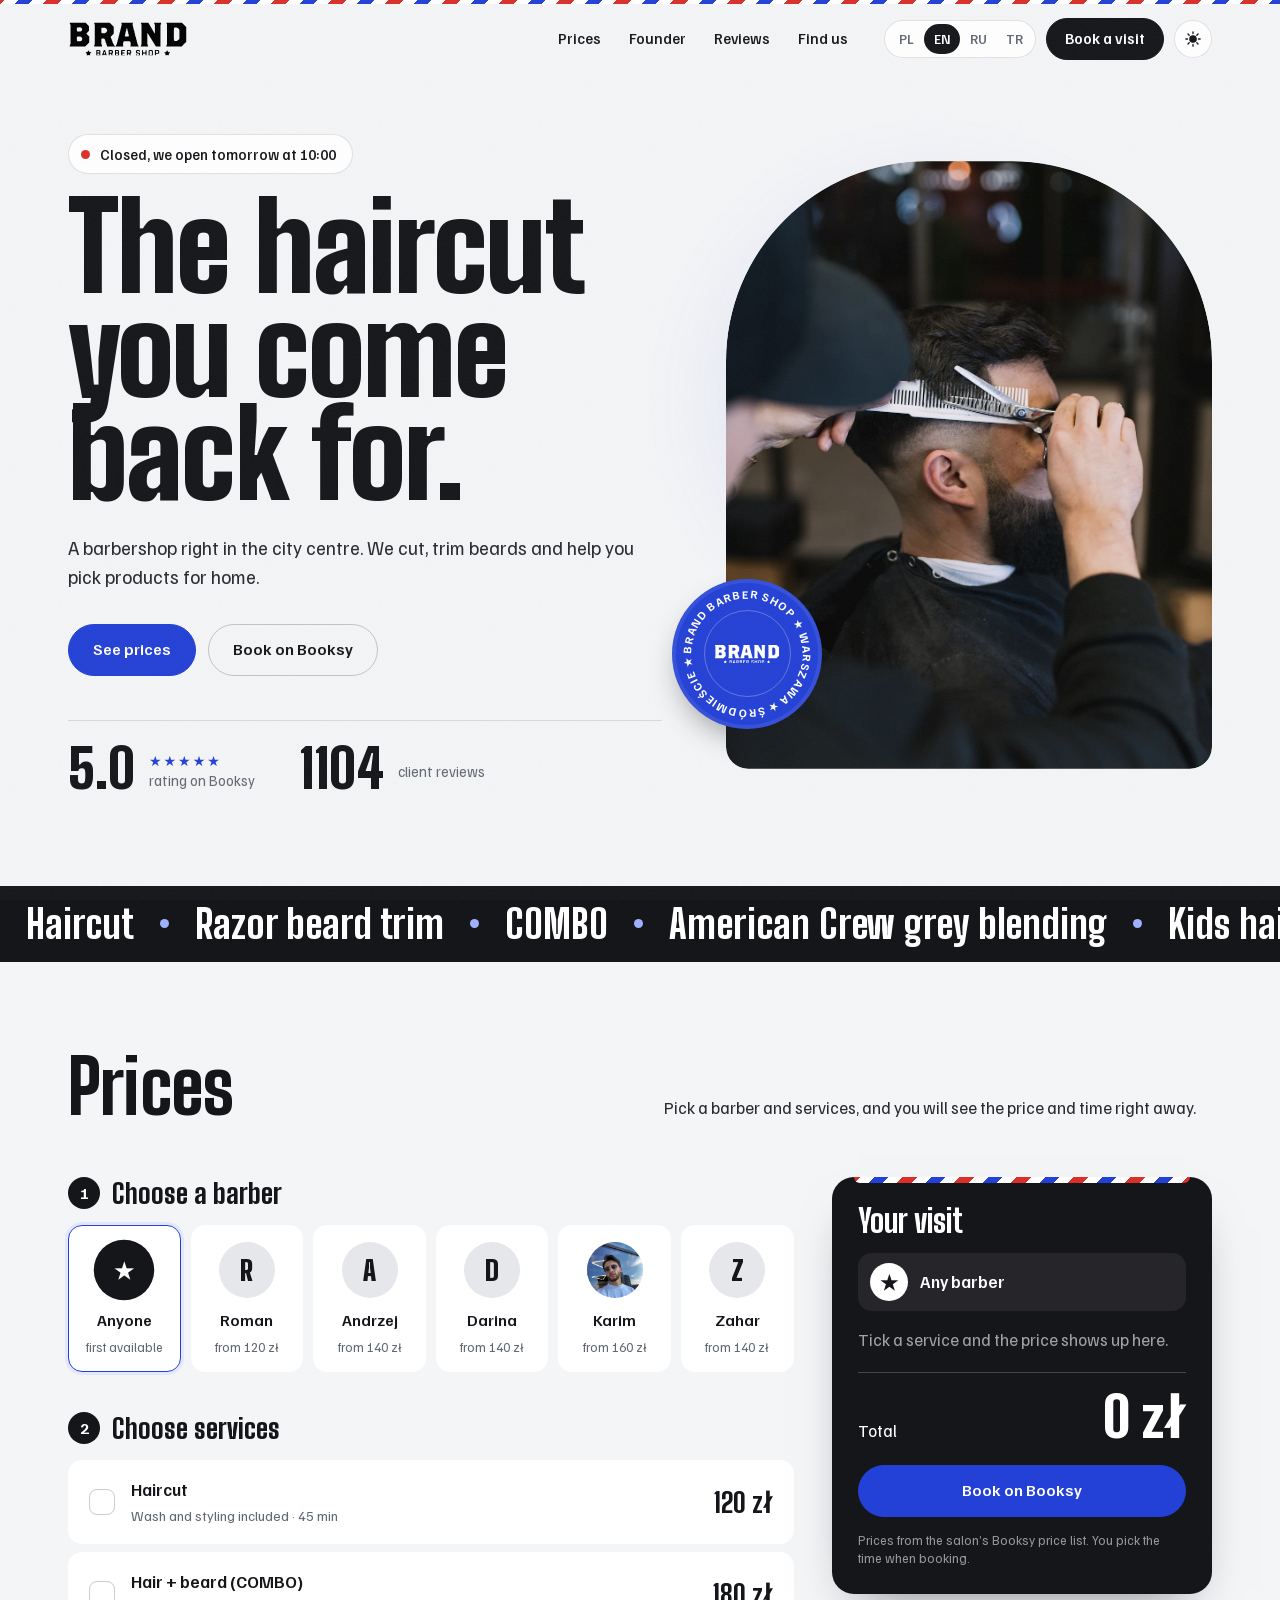
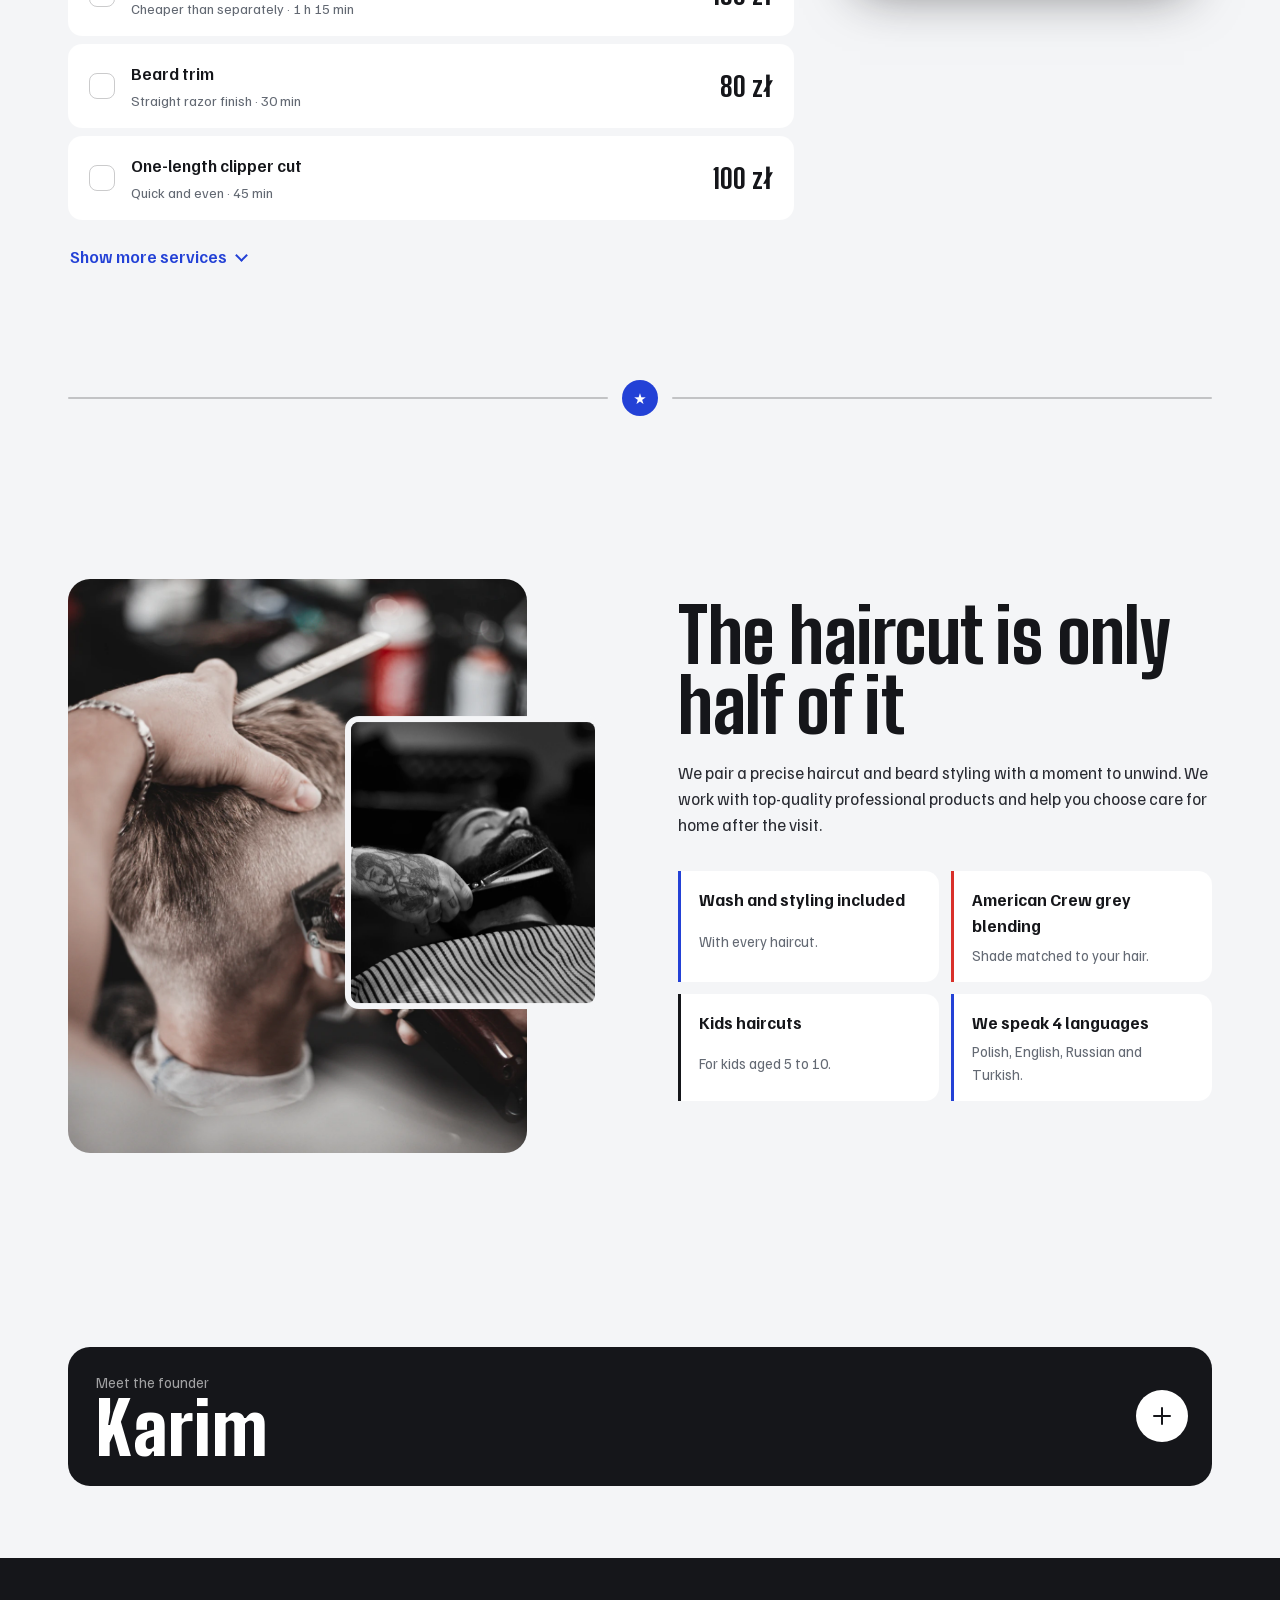
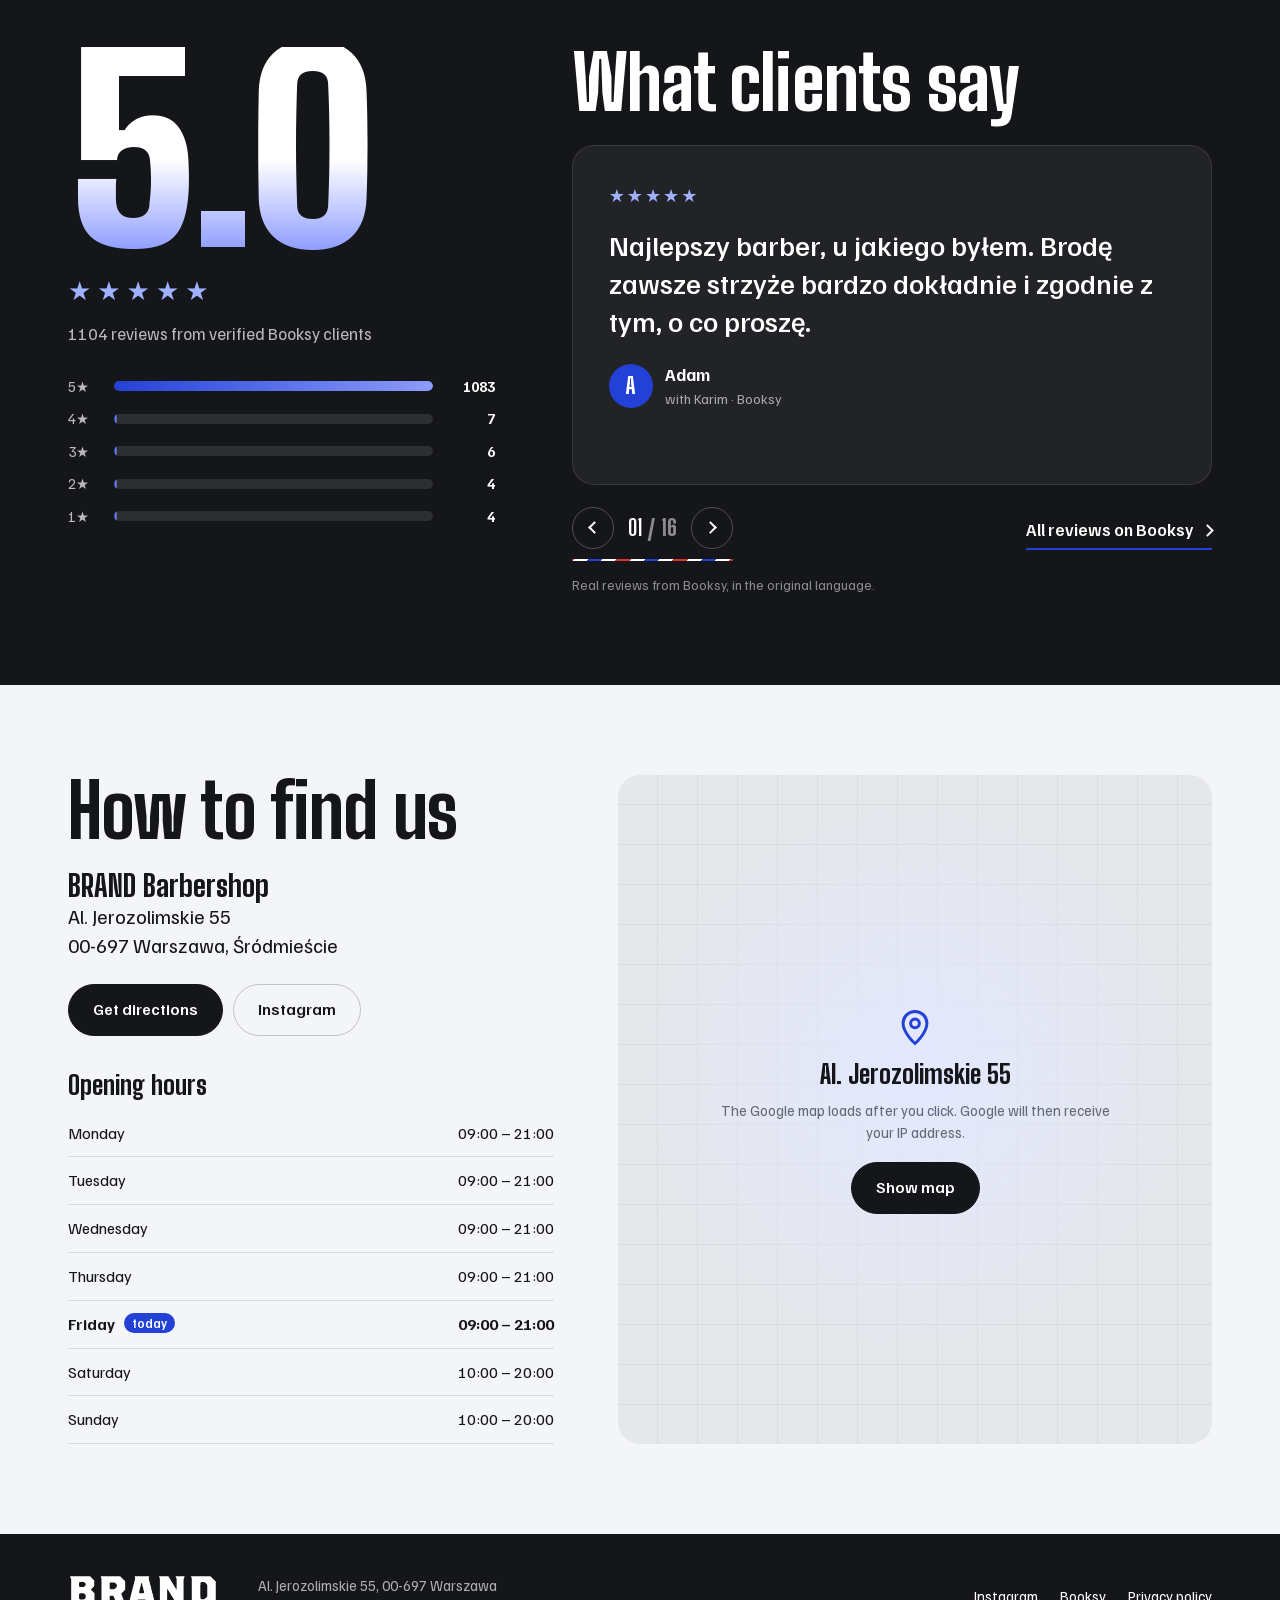
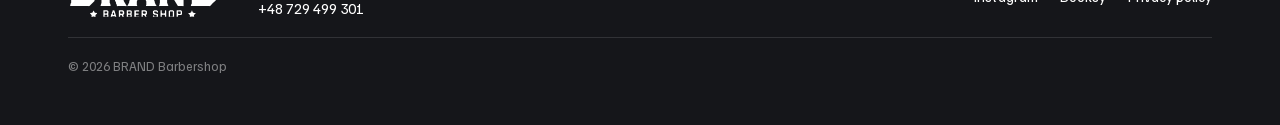
<file: index.html>
<!doctype html>
<html lang="pl">
<head>
  <meta charset="utf-8">
  <meta name="viewport" content="width=device-width, initial-scale=1">
  <title>BRAND Barbershop · Warszawa, Al. Jerozolimskie 55</title>
  <meta name="description" content="Barbershop w Śródmieściu. Strzyżenie włosów, broda, COMBO i odsiwianie. Policz cenę wizyty i zarezerwuj termin na Booksy.">
  <meta name="robots" content="noindex, nofollow">
  <meta name="theme-color" content="#15161a">
  <link rel="icon" href="assets/favicon.svg" type="image/svg+xml">
  <link rel="preload" href="assets/fonts/big-shoulders-latin.woff2" as="font" type="font/woff2" crossorigin>
  <link rel="preload" href="assets/fonts/familjen-latin.woff2" as="font" type="font/woff2" crossorigin>
  <link rel="stylesheet" href="css/style.css?v=18">
  <script>try{if(localStorage.getItem('brand.theme')==='dark')document.documentElement.dataset.theme='dark'}catch(e){}</script>
</head>
<body>
  <div class="intro" id="intro" aria-hidden="true">
    <div class="intro__in">
      <b class="intro__word"><span style="--i:0">B</span><span style="--i:1">R</span><span style="--i:2">A</span><span style="--i:3">N</span><span style="--i:4">D</span></b>
      <small class="intro__sub">★ Barber shop ★</small>
      <span class="intro__line"></span>
    </div>
  </div>
  <a class="skip" href="#main" data-i18n="ui.skip">Przejdź do treści</a>
  <div class="pole" aria-hidden="true"><i id="progress"></i></div>

  <header class="topbar" id="topbar">
    <div class="topbar__inner">
      <a class="logo" href="#top" aria-label="BRAND Barbershop">
        <img src="assets/wordmark.svg" alt="" width="120" height="37">
      </a>

      <nav class="nav" id="nav" aria-label="Menu">
        <a href="#cennik" data-i18n="nav.prices">Cennik</a>
        <a href="#zalozyciel" data-i18n="nav.founder">Założyciel</a>
        <a href="#opinie" data-i18n="nav.reviews">Opinie</a>
        <a href="#kontakt" data-i18n="nav.visit">Dojazd</a>
      </nav>

      <div class="topbar__tools">
        <div class="langs" role="group" aria-label="Język / Language">
          <button type="button" data-lang="pl">PL</button>
          <button type="button" data-lang="en">EN</button>
          <button type="button" data-lang="ru">RU</button>
          <button type="button" data-lang="tr">TR</button>
        </div>
        <a class="btn btn--dark btn--sm topbar__book" href="#cennik" data-i18n="ui.book">Umów wizytę</a>
        <button class="theme" id="themeBtn" type="button" data-i18n-aria="ui.theme" aria-label="Zmień motyw">
          <svg class="theme__sun" viewBox="0 0 24 24" aria-hidden="true"><circle cx="12" cy="12" r="4.2"/><path d="M12 2.5v2.2M12 19.3v2.2M2.5 12h2.2M19.3 12h2.2M5.3 5.3l1.6 1.6M17.1 17.1l1.6 1.6M5.3 18.7l1.6-1.6M17.1 6.9l1.6-1.6"/></svg>
          <svg class="theme__moon" viewBox="0 0 24 24" aria-hidden="true"><path d="M20 14.6A8.2 8.2 0 0 1 9.4 4a8.2 8.2 0 1 0 10.6 10.6Z"/></svg>
        </button>
        <button class="burger" id="burger" type="button" aria-controls="mmenu" aria-expanded="false" aria-label="Menu">
          <span></span><span></span>
        </button>
      </div>
    </div>
  </header>

  <div class="mm" id="mmenu" aria-hidden="true" inert>
    <nav class="mm__links" aria-label="Menu">
      <a href="#top" style="--i:0"><span data-i18n="nav.home">Strona główna</span><svg class="mm__arrow" viewBox="0 0 24 24" aria-hidden="true"><path d="M7 17 17 7M9 7h8v8"/></svg></a>
      <a href="#cennik" style="--i:1"><span data-i18n="nav.prices">Cennik</span><svg class="mm__arrow" viewBox="0 0 24 24" aria-hidden="true"><path d="M7 17 17 7M9 7h8v8"/></svg></a>
      <a href="#zalozyciel" style="--i:2"><span data-i18n="nav.founder">Założyciel</span><svg class="mm__arrow" viewBox="0 0 24 24" aria-hidden="true"><path d="M7 17 17 7M9 7h8v8"/></svg></a>
      <a href="#opinie" style="--i:3"><span data-i18n="nav.reviews">Opinie</span><svg class="mm__arrow" viewBox="0 0 24 24" aria-hidden="true"><path d="M7 17 17 7M9 7h8v8"/></svg></a>
      <a href="#kontakt" style="--i:4"><span data-i18n="nav.visit">Dojazd</span><svg class="mm__arrow" viewBox="0 0 24 24" aria-hidden="true"><path d="M7 17 17 7M9 7h8v8"/></svg></a>
    </nav>
    <div class="mm__extra">
      <p class="mm__status" id="mmStatus"></p>
      <a class="btn btn--accent btn--block" id="mmBook" href="#" target="_blank" rel="noopener" data-i18n="ui.booksy">Rezerwuj na Booksy</a>
      <div class="mm__social">
        <a href="https://www.instagram.com/barbershop_brand/" target="_blank" rel="noopener">
          <svg viewBox="0 0 24 24" aria-hidden="true"><path d="M4 8.5A2.5 2.5 0 0 1 6.5 6h1.8l1.4-2h4.6l1.4 2h1.8A2.5 2.5 0 0 1 20 8.5v9a2.5 2.5 0 0 1-2.5 2.5h-11A2.5 2.5 0 0 1 4 17.5Z"/><circle cx="12" cy="13" r="3.6"/></svg>
          <span>Instagram</span>
        </a>
        <a id="mmBooksy" href="#" target="_blank" rel="noopener">
          <svg viewBox="0 0 24 24" aria-hidden="true"><rect x="3.5" y="5" width="17" height="15.5" rx="3"/><path d="M3.5 10h17M8 3v4M16 3v4M9 15l2 2 4-4"/></svg>
          <span>Booksy</span>
        </a>
        <a href="https://www.google.com/maps/dir/?api=1&amp;destination=Aleje+Jerozolimskie+55,+00-697+Warszawa" target="_blank" rel="noopener">
          <svg viewBox="0 0 24 24" aria-hidden="true"><path d="M12 21s-6.5-5.6-6.5-11a6.5 6.5 0 0 1 13 0c0 5.4-6.5 11-6.5 11Z"/><circle cx="12" cy="10" r="2.4"/></svg>
          <span data-i18n="menu.map">Mapa</span>
        </a>
        <a href="tel:+48729499301">
          <svg viewBox="0 0 24 24" aria-hidden="true"><path d="M6.6 3.5h2.6l1.5 4-2 1.3a11 11 0 0 0 6.5 6.5l1.3-2 4 1.5v2.6a2 2 0 0 1-2.2 2A16.5 16.5 0 0 1 4.6 5.7a2 2 0 0 1 2-2.2Z"/></svg>
          <span data-i18n="menu.call">Zadzwoń</span>
        </a>
      </div>
      <p class="mm__addr">Al. Jerozolimskie 55, Warszawa</p>
      <img class="mm__mark" src="assets/wordmark.svg" alt="" aria-hidden="true">
    </div>
  </div>

  <main id="main">
    <section class="hero" id="top">
      <div class="hero__text">
        <p class="status" id="status"><i></i><span></span></p>
        <h1 class="hero__title" data-i18n="hero.title">Strzyżenie, po&nbsp;które się wraca.</h1>
        <p class="hero__lead" data-i18n="hero.lead">Barbershop w&nbsp;samym Śródmieściu. Strzyżemy, trymujemy brody i&nbsp;dobieramy kosmetyki do&nbsp;domu.</p>
        <div class="hero__cta">
          <a class="btn btn--accent" href="#cennik" data-i18n="hero.calc">Sprawdź ceny</a>
          <a class="btn btn--ghost" id="heroBooksy" href="#" target="_blank" rel="noopener" data-i18n="ui.booksy">Rezerwuj na Booksy</a>
        </div>
        <dl class="hero__facts">
          <div class="fact">
            <dt><b class="fact__big" data-count="5" data-decimals="1">5.0</b></dt>
            <dd><span class="stars" aria-hidden="true">★★★★★</span><span data-i18n="hero.rating">ocena na Booksy</span></dd>
          </div>
          <div class="fact">
            <dt><b class="fact__big" data-count="1104">1104</b></dt>
            <dd data-i18n="hero.reviews">opinii klientów</dd>
          </div>
        </dl>
      </div>

      <figure class="hero__media">
        <img src="assets/hero.webp" alt="" data-i18n-alt="hero.alt" width="1100" height="1375" fetchpriority="high">
        <div class="stamp" aria-hidden="true">
          <svg class="stamp__ring" viewBox="0 0 200 200">
            <defs><path id="ring" d="M100 100m-74 0a74 74 0 1 1 148 0a74 74 0 1 1-148 0"/></defs>
            <text><textPath href="#ring" textLength="462">BRAND BARBER SHOP ★ WARSZAWA ★ ŚRÓDMIEŚCIE ★</textPath></text>
          </svg>
          <span class="stamp__core"><img src="assets/wordmark.svg" alt=""></span>
        </div>
      </figure>
    </section>

    <div class="ticker" aria-hidden="true">
      <div class="ticker__track" id="ticker"></div>
    </div>

    <section class="section calc" id="cennik">
      <div class="section__head">
        <h2 class="h2"><span data-i18n="calc.title">Cennik</span></h2>
        <p class="section__lead" data-i18n="calc.lead">Wybierz barbera i&nbsp;usługi, a&nbsp;od razu zobaczysz cenę i&nbsp;czas wizyty.</p>
      </div>

      <div class="calc__grid">
        <div class="calc__main">
          <div class="step">
            <h3 class="step__title"><b>1</b><span data-i18n="calc.step1">Wybierz barbera</span></h3>
            <div class="barbers" id="barbers" role="radiogroup" data-i18n-aria="calc.step1"></div>
          </div>

          <div class="step">
            <h3 class="step__title"><b>2</b><span data-i18n="calc.step2">Wybierz usługi</span></h3>
            <div class="services" id="services"></div>
            <div class="more" id="more">
              <div class="more__inner">
                <div class="services" id="servicesMore"></div>
              </div>
            </div>
            <button class="more__btn" id="moreBtn" type="button" aria-expanded="false" aria-controls="more">
              <span data-i18n="calc.more">Pokaż więcej usług</span>
              <i aria-hidden="true"></i>
            </button>
          </div>
        </div>

        <aside class="bill" id="bill" aria-live="polite">
          <h3 class="bill__title" data-i18n="sum.title">Twoja wizyta</h3>
          <div class="bill__who" id="billWho"></div>
          <ul class="bill__list" id="billList"></ul>
          <p class="bill__empty" id="billEmpty" data-i18n="sum.empty">Zaznacz usługę, a&nbsp;tutaj pojawi się cena.</p>
          <div class="hint" id="hint" hidden>
            <p id="hintText"></p>
            <button class="btn btn--sm" id="hintBtn" type="button" data-i18n="hint.switch">Zamień na COMBO</button>
          </div>
          <div class="bill__total">
            <div>
              <span data-i18n="sum.total">Razem</span>
              <small id="billTime"></small>
            </div>
            <b><span id="billTotal">0</span> zł</b>
          </div>
          <a class="btn btn--accent btn--block" id="billBook" href="#" target="_blank" rel="noopener" data-i18n="ui.booksy">Rezerwuj na Booksy</a>
          <p class="bill__note" data-i18n="sum.note">Ceny z&nbsp;cennika salonu na&nbsp;Booksy. Termin wybierasz przy rezerwacji.</p>
        </aside>
      </div>
    </section>

    <div class="cut" aria-hidden="true">
      <span class="cut__line cut__line--l"></span>
      <span class="cut__mark">★</span>
      <span class="cut__line cut__line--r"></span>
    </div>

    <section class="section about" id="o-nas">
      <div class="about__media">
        <img class="about__img about__img--a" src="assets/about-cut.webp" alt="" data-i18n-alt="about.altCut" loading="lazy" width="900" height="1100">
        <img class="about__img about__img--b" src="assets/about-beard.webp" alt="" data-i18n-alt="about.altBeard" loading="lazy" width="700" height="800">
      </div>
      <div class="about__text">
        <h2 class="h2" data-i18n="about.title">Strzyżenie to dopiero połowa</h2>
        <p data-i18n="about.p1">Perfekcyjne strzyżenie i&nbsp;stylizację brody łączymy z&nbsp;chwilą odpoczynku. Pracujemy na&nbsp;profesjonalnych kosmetykach najwyższej jakości.</p>
        <ul class="perks">
          <li><b data-i18n="about.k1">Mycie i&nbsp;modelowanie w&nbsp;cenie</b><span data-i18n="about.k1s">Przy każdym strzyżeniu włosów.</span></li>
          <li><b data-i18n="about.k2">Odsiwianie American Crew</b><span data-i18n="about.k2s">Kolor dobieramy do&nbsp;Twoich włosów.</span></li>
          <li><b data-i18n="about.k3">Strzyżenie dziecięce</b><span data-i18n="about.k3s">Dla dzieci od&nbsp;5 do&nbsp;10 lat.</span></li>
          <li><b data-i18n="about.k4">Mówimy w&nbsp;4 językach</b><span data-i18n="about.k4s">Polski, angielski, rosyjski i&nbsp;turecki.</span></li>
        </ul>
      </div>
    </section>
    <section class="founder" id="zalozyciel">
      <button class="founder__btn" id="founderBtn" type="button" aria-expanded="false" aria-controls="founderPanel">
        <span class="founder__label">
          <small data-i18n="founder.kicker">Poznaj założyciela</small>
          <b>Karim</b>
        </span>
        <i class="founder__plus" aria-hidden="true"></i>
      </button>
      <div class="founder__panel" id="founderPanel">
        <div class="founder__in">
          <div class="founder__card">
            <div class="founder__photo">
              <img src="assets/karim.webp" alt="Karim" width="560" height="652" loading="lazy">
            </div>
            <div class="founder__text">
              <p class="founder__role" data-i18n="founder.role">Założyciel BRAND Barbershop</p>
              <p data-i18n="founder.p1">Pasjonat kultury barberskiej. Uczy wszystkich nowych barberów BRAND i&nbsp;sam nadal strzyże.</p>
              <button class="btn btn--sm founder__book" id="founderBook" type="button" data-i18n="founder.book">Wybierz Karima</button>
            </div>
          </div>
        </div>
      </div>
    </section>

    <section class="reviews" id="opinie">
      <div class="reviews__inner">
        <div class="reviews__score">
          <b class="reviews__big" data-count="5" data-decimals="1">5.0</b>
          <span class="stars stars--lg" aria-hidden="true">★★★★★</span>
          <p data-i18n="reviews.count">1104 opinii od&nbsp;potwierdzonych klientów Booksy</p>
          <ul class="bars" id="bars"></ul>
        </div>

        <div class="quotes">
          <h2 class="h2" data-i18n="reviews.title">Co piszą klienci</h2>
          <div class="quotes__stage" id="quotes" aria-live="polite"></div>
          <div class="quotes__nav">
            <div class="quotes__dots" id="quoteDots"></div>
            <a class="link-arrow" id="reviewsLink" href="#" target="_blank" rel="noopener" data-i18n="reviews.link">Wszystkie opinie na Booksy</a>
          </div>
          <p class="quotes__note" data-i18n="reviews.note">Prawdziwe opinie z&nbsp;Booksy, w&nbsp;oryginalnym języku.</p>
        </div>
      </div>
    </section>

    <section class="section visit" id="kontakt">
      <div class="visit__info">
        <h2 class="h2" data-i18n="visit.title">Jak do nas trafić</h2>
        <address class="visit__addr">
          <b>BRAND Barbershop</b>
          Al. Jerozolimskie 55<br>
          00-697 Warszawa, Śródmieście
        </address>
        <div class="visit__actions">
          <a class="btn btn--dark" href="https://www.google.com/maps/dir/?api=1&amp;destination=Aleje+Jerozolimskie+55,+00-697+Warszawa" target="_blank" rel="noopener" data-i18n="visit.route">Wyznacz trasę</a>
          <a class="btn btn--ghost" href="https://www.instagram.com/barbershop_brand/" target="_blank" rel="noopener">Instagram</a>
        </div>
        <h3 class="h3" data-i18n="visit.hours">Godziny otwarcia</h3>
        <table class="hours" id="hours"></table>
      </div>
      <div class="visit__map" id="map">
        <div class="map-gate">
          <svg viewBox="0 0 24 24" aria-hidden="true"><path d="M12 21s-6.5-5.6-6.5-11a6.5 6.5 0 0 1 13 0c0 5.4-6.5 11-6.5 11Z"/><circle cx="12" cy="10" r="2.4"/></svg>
          <b>Al. Jerozolimskie 55</b>
          <p data-i18n="visit.mapNote">Mapa Google wczyta się po kliknięciu. Google otrzyma wtedy Twój adres IP.</p>
          <button class="btn btn--dark" type="button" id="mapBtn" data-i18n="visit.mapShow">Pokaż mapę</button>
        </div>
      </div>
    </section>
  </main>

  <footer class="footer">
    <div class="footer__inner">
      <img class="footer__logo" src="assets/wordmark.svg" alt="BRAND Barber Shop" width="150" height="46">
      <div class="footer__info">
        <p>Al. Jerozolimskie 55, 00-697 Warszawa</p>
        <p><a href="tel:+48729499301">+48 729 499 301</a></p>
      </div>
      <div class="footer__links">
        <a href="https://www.instagram.com/barbershop_brand/" target="_blank" rel="noopener">Instagram</a>
        <a id="footBooksy" href="#" target="_blank" rel="noopener">Booksy</a>
        <a href="polityka-prywatnosci.html" data-i18n="footer.privacy">Polityka prywatności</a>
      </div>
      <p class="footer__copy">© 2026 BRAND Barbershop</p>
    </div>
  </footer>

  <div class="dock" id="dock" aria-hidden="true">
    <div class="dock__sum">
      <span data-i18n="sum.total">Razem</span>
      <b><span id="dockTotal">0</span> zł</b>
    </div>
    <a class="btn btn--accent btn--sm" id="dockBook" href="#" target="_blank" rel="noopener" tabindex="-1" data-i18n="dock.book">Rezerwuj</a>
  </div>

  <script src="js/i18n.js?v=19"></script>
  <script src="js/main.js?v=19"></script>
</body>
</html>
</file>
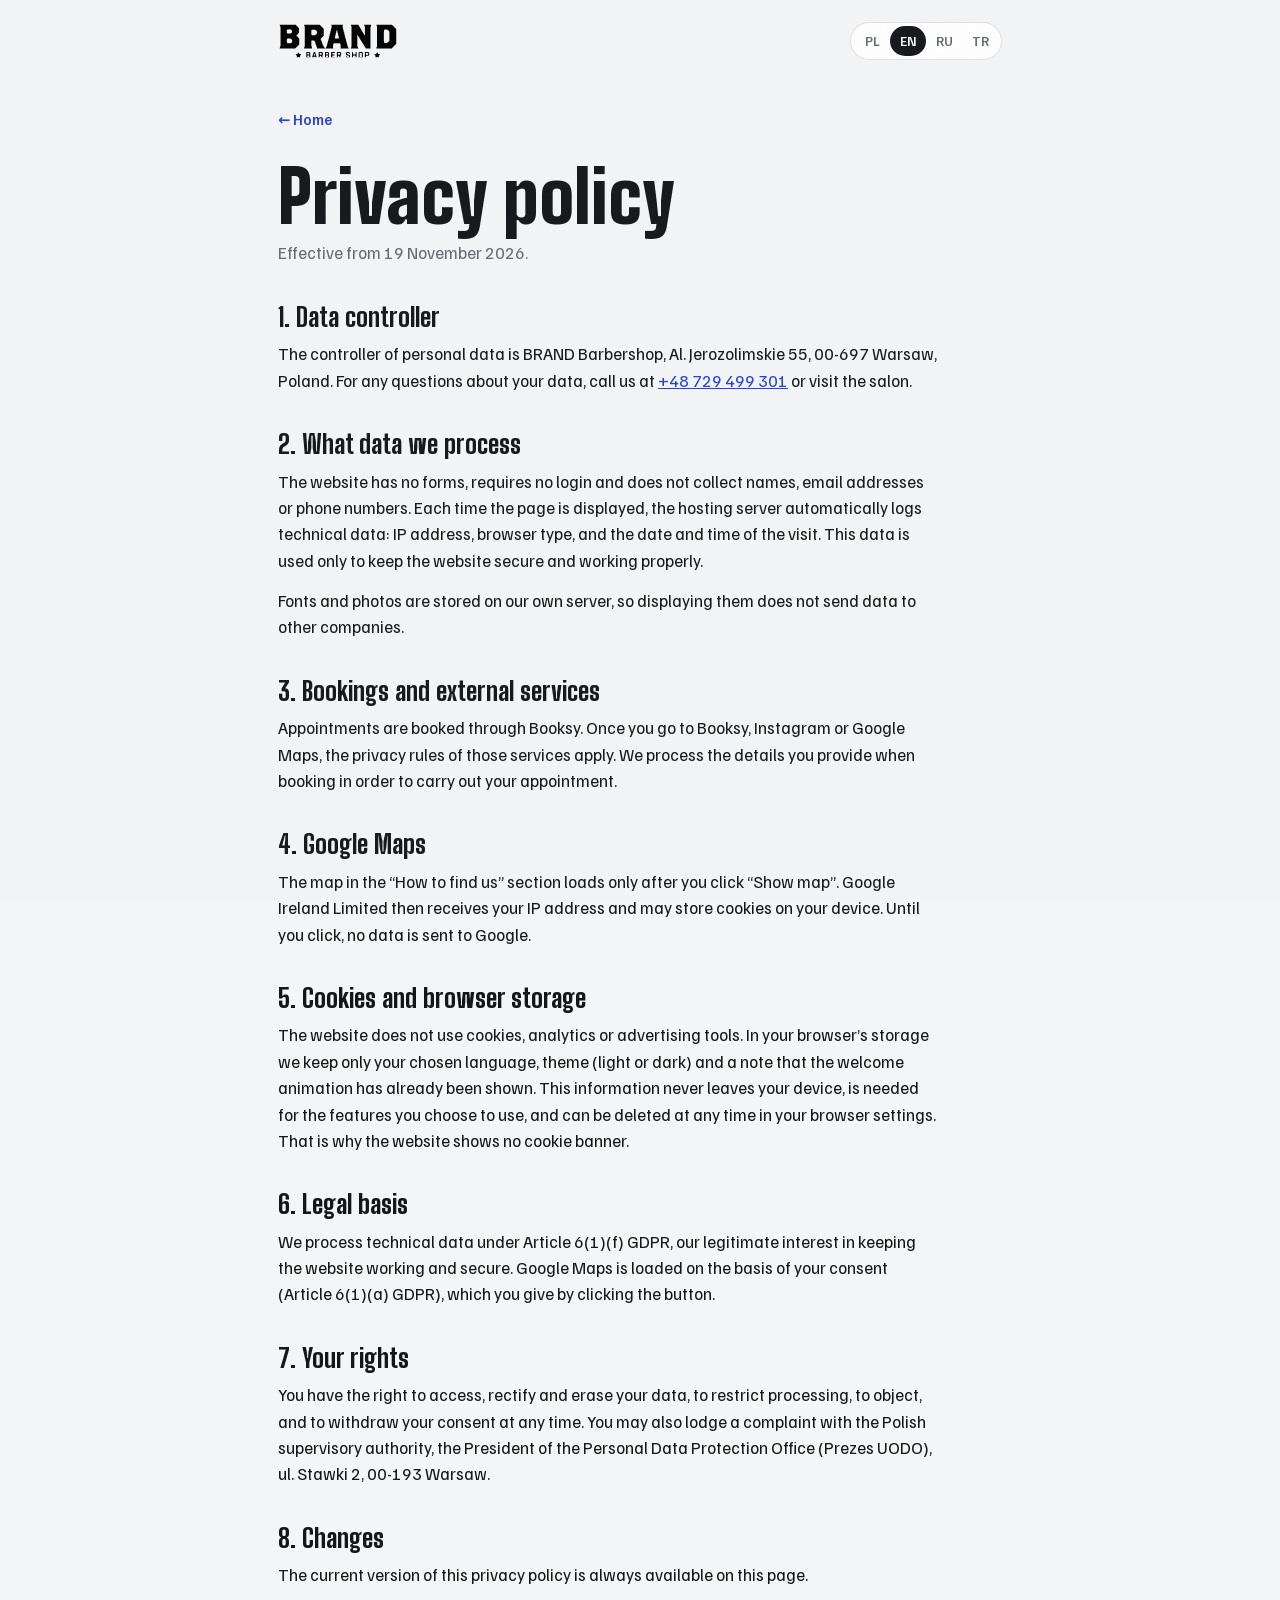
<file: polityka-prywatnosci.html>
<!doctype html>
<html lang="pl">
<head>
  <meta charset="utf-8">
  <meta name="viewport" content="width=device-width, initial-scale=1">
  <title>Polityka prywatności · BRAND Barbershop</title>
  <meta name="robots" content="noindex, nofollow">
  <meta name="theme-color" content="#15161a">
  <link rel="icon" href="assets/favicon.svg" type="image/svg+xml">
  <link rel="preload" href="assets/fonts/big-shoulders-latin.woff2" as="font" type="font/woff2" crossorigin>
  <link rel="preload" href="assets/fonts/familjen-latin.woff2" as="font" type="font/woff2" crossorigin>
  <link rel="stylesheet" href="css/style.css?v=18">
  <script>try{if(localStorage.getItem('brand.theme')==='dark')document.documentElement.dataset.theme='dark'}catch(e){}</script>
</head>
<body class="legal-page">
  <header class="legal__bar">
    <a class="logo" href="./" aria-label="BRAND Barbershop">
      <img src="assets/wordmark.svg" alt="" width="120" height="37">
    </a>
    <div class="langs" role="group" aria-label="Język / Language">
      <button type="button" data-lang="pl" aria-pressed="true">PL</button>
      <button type="button" data-lang="en" aria-pressed="false">EN</button>
      <button type="button" data-lang="ru" aria-pressed="false">RU</button>
      <button type="button" data-lang="tr" aria-pressed="false">TR</button>
    </div>
  </header>

  <main class="legal">
    <article lang="pl" data-doc="pl">
      <a class="legal__back" href="./">← Strona główna</a>
      <h1>Polityka prywatności</h1>
      <p class="legal__date">Obowiązuje od 19 listopada 2026 r.</p>

      <h2>1. Administrator danych</h2>
      <p>Administratorem danych osobowych jest BRAND Barbershop, Al. Jerozolimskie 55, 00-697 Warszawa. W sprawach dotyczących danych możesz skontaktować się z nami telefonicznie pod numerem <a href="tel:+48729499301">+48 729 499 301</a> lub osobiście w salonie.</p>

      <h2>2. Jakie dane przetwarzamy</h2>
      <p>Strona nie zawiera formularzy, nie wymaga logowania i nie zbiera imion, adresów e-mail ani numerów telefonów. Przy każdym wyświetleniu strony serwer hostingowy automatycznie zapisuje dane techniczne: adres IP, rodzaj przeglądarki oraz datę i godzinę wizyty. Służą one wyłącznie do zapewnienia bezpieczeństwa i prawidłowego działania strony.</p>
      <p>Czcionki i zdjęcia są przechowywane na naszym serwerze, więc ich wyświetlenie nie przekazuje danych innym firmom.</p>

      <h2>3. Rezerwacje i serwisy zewnętrzne</h2>
      <p>Wizyty umawiasz w serwisie Booksy. Po przejściu do Booksy, Instagrama lub Map Google obowiązują zasady prywatności tych serwisów. Dane podane przy rezerwacji przetwarzamy w celu jej realizacji.</p>

      <h2>4. Mapa Google</h2>
      <p>Mapa w sekcji „Jak do nas trafić” wczytuje się dopiero po kliknięciu przycisku „Pokaż mapę”. Wtedy Google Ireland Limited otrzymuje Twój adres IP i może zapisać pliki cookie na Twoim urządzeniu. Dopóki nie klikniesz, żadne dane nie trafiają do Google.</p>

      <h2>5. Pliki cookie i pamięć przeglądarki</h2>
      <p>Strona nie używa plików cookie ani narzędzi analitycznych i reklamowych. W pamięci Twojej przeglądarki zapisujemy tylko wybrany język, motyw (jasny lub ciemny) oraz informację, że animacja powitalna została już pokazana. Te informacje nie opuszczają Twojego urządzenia, są potrzebne do działania wybranych przez Ciebie funkcji i możesz je w każdej chwili usunąć w ustawieniach przeglądarki. Z tego powodu strona nie wyświetla banera cookie.</p>

      <h2>6. Podstawa prawna</h2>
      <p>Dane techniczne przetwarzamy na podstawie art. 6 ust. 1 lit. f RODO, czyli naszego prawnie uzasadnionego interesu w zapewnieniu działania i bezpieczeństwa strony. Wczytanie Mapy Google odbywa się na podstawie Twojej zgody (art. 6 ust. 1 lit. a RODO), którą wyrażasz kliknięciem przycisku.</p>

      <h2>7. Twoje prawa</h2>
      <p>Masz prawo dostępu do swoich danych, ich sprostowania, usunięcia, ograniczenia przetwarzania, wniesienia sprzeciwu oraz cofnięcia zgody w dowolnym momencie. Przysługuje Ci też prawo wniesienia skargi do Prezesa Urzędu Ochrony Danych Osobowych, ul. Stawki 2, 00-193 Warszawa.</p>

      <h2>8. Zmiany</h2>
      <p>Aktualna wersja polityki prywatności jest zawsze dostępna na tej stronie.</p>
    </article>

    <article lang="en" data-doc="en" hidden>
      <a class="legal__back" href="./">← Home</a>
      <h1>Privacy policy</h1>
      <p class="legal__date">Effective from 19 November 2026.</p>

      <h2>1. Data controller</h2>
      <p>The controller of personal data is BRAND Barbershop, Al. Jerozolimskie 55, 00-697 Warsaw, Poland. For any questions about your data, call us at <a href="tel:+48729499301">+48 729 499 301</a> or visit the salon.</p>

      <h2>2. What data we process</h2>
      <p>The website has no forms, requires no login and does not collect names, email addresses or phone numbers. Each time the page is displayed, the hosting server automatically logs technical data: IP address, browser type, and the date and time of the visit. This data is used only to keep the website secure and working properly.</p>
      <p>Fonts and photos are stored on our own server, so displaying them does not send data to other companies.</p>

      <h2>3. Bookings and external services</h2>
      <p>Appointments are booked through Booksy. Once you go to Booksy, Instagram or Google Maps, the privacy rules of those services apply. We process the details you provide when booking in order to carry out your appointment.</p>

      <h2>4. Google Maps</h2>
      <p>The map in the “How to find us” section loads only after you click “Show map”. Google Ireland Limited then receives your IP address and may store cookies on your device. Until you click, no data is sent to Google.</p>

      <h2>5. Cookies and browser storage</h2>
      <p>The website does not use cookies, analytics or advertising tools. In your browser’s storage we keep only your chosen language, theme (light or dark) and a note that the welcome animation has already been shown. This information never leaves your device, is needed for the features you choose to use, and can be deleted at any time in your browser settings. That is why the website shows no cookie banner.</p>

      <h2>6. Legal basis</h2>
      <p>We process technical data under Article 6(1)(f) GDPR, our legitimate interest in keeping the website working and secure. Google Maps is loaded on the basis of your consent (Article 6(1)(a) GDPR), which you give by clicking the button.</p>

      <h2>7. Your rights</h2>
      <p>You have the right to access, rectify and erase your data, to restrict processing, to object, and to withdraw your consent at any time. You may also lodge a complaint with the Polish supervisory authority, the President of the Personal Data Protection Office (Prezes UODO), ul. Stawki 2, 00-193 Warsaw.</p>

      <h2>8. Changes</h2>
      <p>The current version of this privacy policy is always available on this page.</p>
    </article>

    <article lang="ru" data-doc="ru" hidden>
      <a class="legal__back" href="./">← Главная</a>
      <h1>Политика конфиденциальности</h1>
      <p class="legal__date">Действует с 19 ноября 2026 г.</p>

      <h2>1. Администратор данных</h2>
      <p>Администратор персональных данных — BRAND Barbershop, Al. Jerozolimskie 55, 00-697 Варшава, Польша. По вопросам, связанным с данными, звоните по номеру <a href="tel:+48729499301">+48 729 499 301</a> или приходите в салон.</p>

      <h2>2. Какие данные мы обрабатываем</h2>
      <p>На сайте нет форм, не нужно входить в аккаунт, и сайт не собирает имена, адреса электронной почты или номера телефонов. При каждом открытии страницы сервер хостинга автоматически записывает технические данные: IP-адрес, тип браузера, дату и время посещения. Они нужны только для безопасности и нормальной работы сайта.</p>
      <p>Шрифты и фотографии хранятся на нашем сервере, поэтому при их загрузке данные не передаются другим компаниям.</p>

      <h2>3. Запись и внешние сервисы</h2>
      <p>Запись на визит проходит в сервисе Booksy. После перехода в Booksy, Instagram или Google Карты действуют правила конфиденциальности этих сервисов. Данные, указанные при записи, мы используем для проведения визита.</p>

      <h2>4. Google Карты</h2>
      <p>Карта в разделе «Как нас найти» загружается только после нажатия кнопки «Показать карту». Тогда Google Ireland Limited получает ваш IP-адрес и может сохранить cookie на вашем устройстве. Пока вы не нажали кнопку, никакие данные в Google не передаются.</p>

      <h2>5. Cookie и память браузера</h2>
      <p>Сайт не использует cookie, аналитику и рекламные инструменты. В памяти вашего браузера сохраняются только выбранный язык, тема (светлая или тёмная) и отметка о том, что приветственная анимация уже была показана. Эти данные не покидают ваше устройство, нужны для работы выбранных вами функций, и их можно удалить в настройках браузера. Поэтому на сайте нет баннера cookie.</p>

      <h2>6. Правовое основание</h2>
      <p>Технические данные обрабатываются на основании ст. 6 п. 1 лит. f GDPR (RODO) — нашего законного интереса в работе и безопасности сайта. Google Карты загружаются на основании вашего согласия (ст. 6 п. 1 лит. a GDPR), которое вы даёте нажатием кнопки.</p>

      <h2>7. Ваши права</h2>
      <p>Вы имеете право на доступ к своим данным, их исправление и удаление, ограничение обработки, возражение против обработки и отзыв согласия в любой момент. Вы также можете подать жалобу Председателю Управления по защите персональных данных (Prezes UODO), ul. Stawki 2, 00-193 Варшава.</p>

      <h2>8. Изменения</h2>
      <p>Актуальная версия политики конфиденциальности всегда доступна на этой странице.</p>
    </article>

    <article lang="tr" data-doc="tr" hidden>
      <a class="legal__back" href="./">← Ana sayfa</a>
      <h1>Gizlilik politikası</h1>
      <p class="legal__date">19 Kasım 2026 tarihinden itibaren geçerlidir.</p>

      <h2>1. Veri sorumlusu</h2>
      <p>Kişisel verilerin sorumlusu BRAND Barbershop, Al. Jerozolimskie 55, 00-697 Varşova, Polonya’dır. Verilerinizle ilgili sorularınız için <a href="tel:+48729499301">+48 729 499 301</a> numarasından bizi arayabilir veya salona uğrayabilirsiniz.</p>

      <h2>2. Hangi verileri işliyoruz</h2>
      <p>Sitede form yoktur, giriş gerekmez ve site ad, e-posta adresi veya telefon numarası toplamaz. Sayfa her açıldığında barındırma sunucusu teknik verileri otomatik olarak kaydeder: IP adresi, tarayıcı türü, ziyaretin tarihi ve saati. Bu veriler yalnızca sitenin güvenli ve düzgün çalışması için kullanılır.</p>
      <p>Yazı tipleri ve fotoğraflar kendi sunucumuzda saklanır, bu nedenle gösterilmeleri başka şirketlere veri göndermez.</p>

      <h2>3. Randevular ve harici hizmetler</h2>
      <p>Randevular Booksy üzerinden alınır. Booksy, Instagram veya Google Haritalar’a geçtiğinizde bu hizmetlerin gizlilik kuralları geçerli olur. Randevu sırasında verdiğiniz bilgileri ziyaretinizi gerçekleştirmek için işleriz.</p>

      <h2>4. Google Haritalar</h2>
      <p>“Bize nasıl ulaşırsınız” bölümündeki harita yalnızca “Haritayı göster” düğmesine tıkladığınızda yüklenir. O anda Google Ireland Limited IP adresinizi alır ve cihazınıza çerez kaydedebilir. Tıklamadığınız sürece Google’a hiçbir veri gönderilmez.</p>

      <h2>5. Çerezler ve tarayıcı belleği</h2>
      <p>Site çerez, analiz veya reklam araçları kullanmaz. Tarayıcınızın belleğinde yalnızca seçtiğiniz dil, tema (açık veya koyu) ve karşılama animasyonunun gösterildiğine dair bir not saklanır. Bu bilgiler cihazınızdan çıkmaz, seçtiğiniz özellikler için gereklidir ve tarayıcı ayarlarından istediğiniz zaman silinebilir. Bu yüzden sitede çerez bildirimi yoktur.</p>

      <h2>6. Hukuki dayanak</h2>
      <p>Teknik verileri GDPR (RODO) madde 6(1)(f) kapsamında, sitenin çalışması ve güvenliğindeki meşru menfaatimiz temelinde işliyoruz. Google Haritalar, düğmeye tıklayarak verdiğiniz onaya (GDPR madde 6(1)(a)) dayanarak yüklenir.</p>

      <h2>7. Haklarınız</h2>
      <p>Verilerinize erişme, düzeltme ve silme, işlemeyi kısıtlama, itiraz etme ve onayınızı istediğiniz zaman geri çekme hakkınız vardır. Ayrıca Polonya Kişisel Verileri Koruma Kurumu Başkanlığı’na (Prezes UODO), ul. Stawki 2, 00-193 Varşova adresine şikâyette bulunabilirsiniz.</p>

      <h2>8. Değişiklikler</h2>
      <p>Bu gizlilik politikasının güncel sürümü her zaman bu sayfada yer alır.</p>
    </article>
  </main>

  <script src="js/legal.js?v=17"></script>
</body>
</html>
</file>
<file: css/style.css>
@font-face {
  font-family: 'Big Shoulders Display';
  font-style: normal;
  font-weight: 700 900;
  font-display: swap;
  src: url('../assets/fonts/big-shoulders-latin.woff2') format('woff2');
  unicode-range: U+0000-00FF, U+0131, U+0152-0153, U+02BB-02BC, U+02C6, U+02DA, U+02DC, U+0304, U+0308, U+0329, U+2000-206F, U+20AC, U+2122, U+2191, U+2193, U+2212, U+2215, U+FEFF, U+FFFD;
}

@font-face {
  font-family: 'Big Shoulders Display';
  font-style: normal;
  font-weight: 700 900;
  font-display: swap;
  src: url('../assets/fonts/big-shoulders-latin-ext.woff2') format('woff2');
  unicode-range: U+0100-02BA, U+02BD-02C5, U+02C7-02CC, U+02CE-02D7, U+02DD-02FF, U+0304, U+0308, U+0329, U+1D00-1DBF, U+1E00-1E9F, U+1EF2-1EFF, U+2020, U+20A0-20AB, U+20AD-20C4, U+2113, U+2C60-2C7F, U+A720-A7FF;
}

@font-face {
  font-family: 'Familjen Grotesk';
  font-style: normal;
  font-weight: 400 700;
  font-display: swap;
  src: url('../assets/fonts/familjen-latin.woff2') format('woff2');
  unicode-range: U+0000-00FF, U+0131, U+0152-0153, U+02BB-02BC, U+02C6, U+02DA, U+02DC, U+0304, U+0308, U+0329, U+2000-206F, U+20AC, U+2122, U+2191, U+2193, U+2212, U+2215, U+FEFF, U+FFFD;
}

@font-face {
  font-family: 'Familjen Grotesk';
  font-style: normal;
  font-weight: 400 700;
  font-display: swap;
  src: url('../assets/fonts/familjen-latin-ext.woff2') format('woff2');
  unicode-range: U+0100-02BA, U+02BD-02C5, U+02C7-02CC, U+02CE-02D7, U+02DD-02FF, U+0304, U+0308, U+0329, U+1D00-1DBF, U+1E00-1E9F, U+1EF2-1EFF, U+2020, U+20A0-20AB, U+20AD-20C4, U+2113, U+2C60-2C7F, U+A720-A7FF;
}

:root {
  --ink: #15161a;
  --ink-2: #2a2c33;
  --steel: #636973;
  --concrete: #e5e7ea;
  --paper: #f4f5f7;
  --white: #ffffff;
  --cobalt: #2341d6;
  --cobalt-2: #1b33ad;
  --cobalt-soft: #e3e8ff;
  --sky: #9fb0ff;
  --gold-ink: #d6950c;
  --signal: #d9302a;
  --line: rgba(21, 22, 26, .12);
  --line-strong: rgba(21, 22, 26, .22);

  --display: 'Big Shoulders Display', 'Arial Narrow', sans-serif;
  --text: 'Familjen Grotesk', system-ui, sans-serif;

  --r: 14px;
  --r-lg: 22px;
  --pad: clamp(16px, 4vw, 48px);
  --max: 1240px;
  --ease: cubic-bezier(.2, .7, .2, 1);
  --spring: cubic-bezier(.34, 1.56, .64, 1);
  --stripes: repeating-linear-gradient(-45deg, var(--signal) 0 10px, #fff 10px 20px, var(--cobalt) 20px 30px, #fff 30px 40px);
}

*,
*::before,
*::after {
  box-sizing: border-box;
}

html {
  scroll-behavior: smooth;
  scroll-padding-top: 84px;
  -webkit-text-size-adjust: 100%;
}

body {
  margin: 0;
  background: var(--paper);
  color: var(--ink);
  font: 400 17px/1.55 var(--text);
  -webkit-font-smoothing: antialiased;
  overflow-x: hidden;
  transition: background-color .4s var(--ease), color .4s var(--ease);
}

img {
  display: block;
  max-width: 100%;
  height: auto;
}

a {
  color: inherit;
}

button {
  font: inherit;
  color: inherit;
  cursor: pointer;
}

:focus-visible {
  outline: 3px solid var(--cobalt);
  outline-offset: 3px;
  border-radius: 4px;
}

.skip {
  position: absolute;
  left: 12px;
  top: -60px;
  z-index: 100;
  padding: 10px 14px;
  background: var(--ink);
  color: var(--white);
  border-radius: 8px;
  text-decoration: none;
}

.skip:focus {
  top: 12px;
}

.pole {
  position: fixed;
  inset: 0 0 auto;
  height: 4px;
  z-index: 60;
  background: var(--stripes);
  background-size: 57px 4px;
  animation: pole 2.4s linear infinite;
}

.pole i {
  position: absolute;
  inset: 0;
  background: var(--ink);
  transform: scaleX(0);
  transform-origin: left;
}

@keyframes pole {
  to {
    background-position: 57px 0;
  }
}

.h2 {
  margin: 0;
  font: 800 clamp(40px, 6vw, 76px)/.92 var(--display);
  letter-spacing: -.01em;
}

.h3 {
  margin: 36px 0 12px;
  font: 800 26px/1 var(--display);
}

.btn {
  --bg: var(--ink);
  --fg: var(--white);
  --fill: var(--ink-2);
  position: relative;
  display: inline-flex;
  align-items: center;
  justify-content: center;
  gap: 8px;
  min-height: 52px;
  padding: 0 24px;
  border: 1.5px solid var(--bg);
  border-radius: 999px;
  background: var(--bg);
  color: var(--fg);
  font-weight: 600;
  font-size: 16px;
  text-decoration: none;
  white-space: nowrap;
  overflow: hidden;
  isolation: isolate;
  transition: border-color .25s, color .25s;
}

.btn::after {
  content: '';
  position: absolute;
  inset: 0;
  z-index: -1;
  background: var(--fill);
  transform: translateY(101%);
  transition: transform .35s var(--ease);
}

.btn:hover::after {
  transform: none;
}

.btn--sm {
  min-height: 42px;
  padding: 0 18px;
  font-size: 15px;
}

.btn--block {
  width: 100%;
}

.btn--accent {
  --bg: var(--cobalt);
  --fill: var(--cobalt-2);
}

.btn--ghost {
  --bg: transparent;
  --fg: var(--ink);
  --fill: var(--ink);
  border-color: var(--line-strong);
}

.btn--ghost:hover {
  color: var(--white);
  border-color: var(--ink);
}

.topbar {
  position: sticky;
  top: 4px;
  z-index: 50;
  transition: background-color .3s, box-shadow .3s;
}

.topbar.is-scrolled {
  background: rgba(244, 245, 247, .88);
  backdrop-filter: blur(14px);
  -webkit-backdrop-filter: blur(14px);
  box-shadow: 0 1px 0 var(--line);
}

.topbar__inner {
  display: flex;
  align-items: center;
  gap: 24px;
  max-width: var(--max);
  margin: 0 auto;
  padding: 14px var(--pad);
}

.logo {
  display: block;
  transition: transform .3s var(--spring);
}

.logo:hover {
  transform: rotate(-3deg) scale(1.04);
}

.logo img {
  width: 120px;
}

.nav {
  display: flex;
  gap: 4px;
  margin-left: auto;
}

.nav a {
  padding: 8px 12px;
  border-radius: 999px;
  text-decoration: none;
  font-weight: 500;
  font-size: 15px;
  transition: background-color .2s;
}

.nav a:hover {
  background: rgba(21, 22, 26, .06);
}

.topbar__tools {
  display: flex;
  align-items: center;
  gap: 10px;
}

.langs {
  display: flex;
  padding: 3px;
  border: 1px solid var(--line);
  border-radius: 999px;
  background: var(--white);
}

.langs button {
  min-width: 36px;
  height: 30px;
  padding: 0 6px;
  border: 0;
  border-radius: 999px;
  background: none;
  font-size: 13px;
  font-weight: 600;
  color: var(--steel);
  transition: background-color .2s, color .2s;
}

.langs button[aria-pressed='true'] {
  background: var(--ink);
  color: var(--white);
}

.burger {
  display: none;
  width: 44px;
  height: 44px;
  border: 1px solid var(--line);
  border-radius: 50%;
  background: var(--white);
  place-items: center;
  align-content: center;
  gap: 6px;
}

.burger span {
  display: block;
  width: 18px;
  height: 2px;
  background: var(--ink);
  border-radius: 2px;
  transition: transform .3s var(--ease);
}

.burger[aria-expanded='true'] span:first-child {
  transform: translateY(4px) rotate(45deg);
}

.burger[aria-expanded='true'] span:last-child {
  transform: translateY(-4px) rotate(-45deg);
}

.hero {
  display: grid;
  grid-template-columns: minmax(0, 1.1fr) minmax(0, .9fr);
  gap: clamp(28px, 5vw, 72px);
  align-items: center;
  max-width: var(--max);
  margin: 0 auto;
  padding: clamp(28px, 5vw, 64px) var(--pad) clamp(48px, 7vw, 96px);
}

.status {
  display: inline-flex;
  align-items: center;
  gap: 10px;
  margin: 0 0 22px;
  padding: 8px 16px 8px 12px;
  border-radius: 999px;
  background: var(--white);
  border: 1px solid var(--line);
  font-size: 14.5px;
  font-weight: 500;
}

.status i {
  position: relative;
  width: 9px;
  height: 9px;
  border-radius: 50%;
  background: var(--signal);
}

.status.is-open i {
  background: #1f9d55;
}

.status.is-open i::after {
  content: '';
  position: absolute;
  inset: -4px;
  border-radius: 50%;
  border: 2px solid #1f9d55;
  animation: ping 1.8s var(--ease) infinite;
}

@keyframes ping {
  from {
    transform: scale(.5);
    opacity: 1;
  }
  to {
    transform: scale(1.6);
    opacity: 0;
  }
}

.hero__title {
  margin: 0;
  font: 900 clamp(60px, 9.4vw, 136px)/.86 var(--display);
  letter-spacing: -.015em;
}

.hero__lead {
  max-width: 32em;
  margin: 26px 0 0;
  font-size: clamp(17px, 1.5vw, 19px);
  color: var(--ink-2);
}

.hero__cta {
  display: flex;
  flex-wrap: wrap;
  gap: 12px;
  margin-top: 32px;
}

.hero__facts {
  display: flex;
  flex-wrap: wrap;
  gap: 18px 44px;
  margin: 44px 0 0;
  padding-top: 26px;
  border-top: 1px solid var(--line);
}

.fact {
  display: flex;
  align-items: center;
  gap: 14px;
}

.fact dt,
.fact dd {
  margin: 0;
}

.fact__big {
  display: inline-block;
  min-width: 2ch;
  font: 900 54px/.8 var(--display);
  font-variant-numeric: tabular-nums;
}

.fact dd {
  display: grid;
  font-size: 14.5px;
  line-height: 1.35;
  color: var(--steel);
}

.stars {
  color: var(--cobalt);
  letter-spacing: 2px;
  font-size: 14px;
}

.hero__media {
  position: relative;
  margin: 0;
}

.hero__media > img:first-child {
  width: 100%;
  aspect-ratio: 4 / 5;
  object-fit: cover;
  border-radius: 200px 200px var(--r-lg) var(--r-lg);
  background: var(--concrete);
}

.stamp {
  position: absolute;
  left: -54px;
  bottom: 40px;
  display: grid;
  place-items: center;
  width: 150px;
  height: 150px;
  border-radius: 50%;
  background: var(--cobalt);
  box-shadow: 0 14px 30px -10px rgba(21, 22, 26, .45), inset 0 0 0 4px rgba(255, 255, 255, .08);
}

.stamp__ring {
  position: absolute;
  inset: 0;
  width: 100%;
  height: 100%;
  animation: spin 22s linear infinite;
}

.stamp__ring text {
  fill: var(--white);
  font: 700 15.5px var(--text);
  letter-spacing: 1.5px;
}

.stamp__core {
  position: relative;
  display: grid;
  place-items: center;
  width: 58%;
  aspect-ratio: 1;
  border-radius: 50%;
  border: 1px solid rgba(255, 255, 255, .28);
}

.stamp__core img {
  display: block;
  width: 78%;
  height: auto;
  filter: invert(1);
}

@keyframes spin {
  to {
    transform: rotate(360deg);
  }
}

.ticker {
  overflow: hidden;
  background: var(--ink);
  color: var(--white);
  padding: 18px 0;
}

.ticker__track {
  display: flex;
  align-items: center;
  width: max-content;
  animation: slide 36s linear infinite;
}

.ticker__track span {
  padding: 0 26px;
  font: 800 clamp(26px, 3.2vw, 40px)/1 var(--display);
  white-space: nowrap;
}

.ticker__dot {
  flex: none;
  width: 9px;
  height: 9px;
  border-radius: 50%;
  background: var(--sky);
}

@keyframes slide {
  to {
    transform: translateX(-50%);
  }
}

.section {
  max-width: var(--max);
  margin: 0 auto;
  padding: clamp(52px, 7vw, 96px) var(--pad);
}

.section__head {
  display: grid;
  grid-template-columns: minmax(0, 1fr) minmax(0, 1fr);
  gap: 18px 48px;
  align-items: end;
  margin-bottom: clamp(32px, 5vw, 56px);
}

.section__lead {
  max-width: 32em;
  margin: 0;
  color: var(--ink-2);
}

.calc__grid {
  display: grid;
  grid-template-columns: minmax(0, 1fr) 380px;
  gap: clamp(20px, 3vw, 40px);
  align-items: start;
}

.step + .step {
  margin-top: 40px;
}

.step__title {
  display: flex;
  align-items: center;
  gap: 12px;
  margin: 0 0 16px;
  font: 800 28px/1 var(--display);
}

.step__title b {
  display: grid;
  place-items: center;
  width: 32px;
  height: 32px;
  border-radius: 50%;
  background: var(--ink);
  color: var(--white);
  font: 700 16px/1 var(--text);
}

.barbers {
  display: grid;
  grid-template-columns: repeat(6, minmax(0, 1fr));
  gap: 10px;
}

.barber {
  display: grid;
  justify-items: center;
  gap: 4px;
  padding: 16px 8px 14px;
  border: 1.5px solid transparent;
  border-radius: var(--r);
  background: var(--white);
  text-align: center;
  transition: border-color .25s, transform .3s var(--spring), box-shadow .3s;
}

.barber:hover {
  transform: translateY(-4px);
  box-shadow: 0 14px 26px -18px rgba(21, 22, 26, .5);
}

.barber b {
  margin-top: 6px;
  font-weight: 600;
  font-size: 16px;
}

.barber small {
  font-size: 13px;
  color: var(--steel);
}

.barber.is-on {
  border-color: var(--cobalt);
  box-shadow: 0 0 0 3px var(--cobalt-soft);
}

.barber__ava {
  display: grid;
  place-items: center;
  width: 56px;
  height: 56px;
  border-radius: 50%;
  overflow: hidden;
  background: var(--concrete);
  font: 900 28px/1 var(--display);
  transition: transform .4s var(--spring), background-color .25s, color .25s;
}

.barber__ava img {
  width: 100%;
  height: 100%;
  object-fit: cover;
  object-position: 50% 12%;
}

.barber__ava--any {
  display: grid;
  place-items: center;
  font-size: 20px;
  line-height: 1;
}

.barber.is-on .barber__ava {
  background: var(--ink);
  color: var(--white);
  transform: scale(1.08);
}

.services {
  display: grid;
  gap: 8px;
}

.svc {
  display: grid;
  grid-template-columns: auto minmax(0, 1fr) auto;
  gap: 16px;
  align-items: center;
  padding: 16px 20px;
  border: 1.5px solid transparent;
  border-radius: var(--r);
  background: var(--white);
  cursor: pointer;
  transition: border-color .2s, transform .25s var(--spring), box-shadow .25s;
}

.svc:hover {
  transform: translateX(4px);
  box-shadow: 0 6px 18px -10px rgba(21, 22, 26, .35);
}

.svc input {
  position: absolute;
  opacity: 0;
  pointer-events: none;
}

.svc__box {
  position: relative;
  width: 26px;
  height: 26px;
  border: 1.5px solid var(--line-strong);
  border-radius: 8px;
  transition: background-color .2s, border-color .2s;
}

.svc__box::after {
  content: '';
  position: absolute;
  left: 8px;
  top: 3px;
  width: 6px;
  height: 12px;
  border: solid var(--white);
  border-width: 0 2.5px 2.5px 0;
  transform: rotate(45deg) scale(0);
  transition: transform .3s var(--spring);
}

.svc.is-on {
  border-color: var(--cobalt);
}

.svc.is-on .svc__box {
  background: var(--cobalt);
  border-color: var(--cobalt);
}

.svc.is-on .svc__box::after {
  transform: rotate(45deg) scale(1);
}

.svc input:focus-visible + .svc__box {
  outline: 3px solid var(--cobalt);
  outline-offset: 3px;
}

.svc__text {
  display: grid;
  gap: 2px;
}

.svc__text b {
  font-weight: 600;
  font-size: 17px;
}

.svc__text small {
  font-size: 14px;
  color: var(--steel);
}

.svc__price {
  font: 800 28px/1 var(--display);
  white-space: nowrap;
}

.svc__price.is-flip {
  animation: flip .5s var(--spring);
}

@keyframes flip {
  from {
    transform: translateY(-60%) rotateX(80deg);
    opacity: 0;
    color: var(--cobalt);
  }
  to {
    transform: none;
    opacity: 1;
  }
}

.more {
  display: grid;
  grid-template-rows: 0fr;
  transition: grid-template-rows .55s var(--ease);
}

.more.is-open {
  grid-template-rows: 1fr;
}

.more__inner {
  overflow: hidden;
  min-height: 0;
}

.more__inner .services {
  padding-top: 8px;
}

.more__btn {
  display: inline-flex;
  align-items: center;
  gap: 10px;
  margin-top: 14px;
  padding: 10px 2px;
  border: 0;
  background: none;
  font-weight: 600;
  color: var(--cobalt);
}

.more__btn i {
  width: 9px;
  height: 9px;
  border: solid currentColor;
  border-width: 0 2px 2px 0;
  transform: translateY(-2px) rotate(45deg);
  transition: transform .35s var(--spring);
}

.more__btn[aria-expanded='true'] i {
  transform: translateY(2px) rotate(-135deg);
}

.bill {
  position: sticky;
  top: 96px;
  padding: 28px 26px 26px;
  border-radius: var(--r-lg);
  background: var(--ink);
  color: var(--white);
  box-shadow: 0 24px 50px -28px rgba(21, 22, 26, .6);
}

.bill::before {
  content: '';
  position: absolute;
  left: 22px;
  right: 22px;
  top: 0;
  height: 6px;
  border-radius: 0 0 6px 6px;
  background: var(--stripes);
  background-size: 57px 6px;
  animation: pole 2.4s linear infinite;
}

.bill__title {
  margin: 0;
  font: 800 32px/1 var(--display);
}

.bill__who {
  display: flex;
  align-items: center;
  gap: 12px;
  margin-top: 16px;
  padding: 10px 12px;
  border-radius: var(--r);
  background: rgba(255, 255, 255, .07);
  font-weight: 600;
}

.bill__who .barber__ava {
  width: 38px;
  height: 38px;
  font-size: 20px;
  background: var(--white);
  color: var(--ink);
}

.bill__list {
  list-style: none;
  margin: 14px 0 0;
  padding: 0;
}

.bill__list li {
  display: grid;
  grid-template-columns: 1fr auto auto;
  gap: 10px;
  align-items: center;
  padding: 10px 0;
  border-bottom: 1px dashed rgba(255, 255, 255, .18);
  animation: line-in .4s var(--ease);
}

@keyframes line-in {
  from {
    opacity: 0;
    transform: translateX(-10px);
  }
}

.bill__list b {
  font-weight: 600;
}

.bill__x {
  width: 26px;
  height: 26px;
  border: 0;
  border-radius: 50%;
  background: rgba(255, 255, 255, .08);
  color: rgba(255, 255, 255, .7);
  line-height: 1;
  transition: background-color .2s, transform .2s;
}

.bill__x:hover {
  background: var(--signal);
  color: var(--white);
  transform: rotate(90deg);
}

.bill__empty {
  margin: 16px 0 0;
  color: rgba(255, 255, 255, .6);
}

.hint {
  display: grid;
  grid-template-columns: 1fr auto;
  gap: 12px;
  align-items: center;
  margin-top: 16px;
  padding: 14px;
  border-radius: var(--r);
  background: var(--cobalt);
  animation: line-in .4s var(--ease);
}

.hint[hidden] {
  display: none;
}

.hint p {
  margin: 0;
  font-size: 14.5px;
  line-height: 1.45;
}

.hint .btn {
  --bg: var(--white);
  --fg: var(--ink);
  --fill: var(--concrete);
}

.bill__total {
  display: flex;
  align-items: flex-end;
  justify-content: space-between;
  margin: 18px 0 20px;
  padding-top: 16px;
  border-top: 1px solid rgba(255, 255, 255, .2);
}

.bill__total div {
  display: grid;
}

.bill__total small {
  color: rgba(255, 255, 255, .6);
  font-size: 14px;
}

.bill__total > b {
  font: 900 56px/1 var(--display);
}

#billTotal {
  display: inline-block;
  font-variant-numeric: tabular-nums;
}

#billTotal.is-bump {
  animation: bump .5s var(--spring);
}

@keyframes bump {
  40% {
    transform: scale(1.12);
    color: var(--sky);
  }
}

.bill__note {
  margin: 14px 0 0;
  font-size: 13px;
  line-height: 1.45;
  color: rgba(255, 255, 255, .55);
}

.cut {
  display: grid;
  grid-template-columns: minmax(0, 1fr) auto minmax(0, 1fr);
  align-items: center;
  gap: 14px;
  max-width: var(--max);
  height: 56px;
  margin: 0 auto;
  padding: 0 var(--pad);
}

.cut.reveal {
  opacity: 1;
  transform: none;
}

.cut__line {
  position: relative;
  height: 2px;
  overflow: hidden;
  border-radius: 2px;
  background: var(--line-strong);
  transform: scaleX(0);
  transition: transform 1.2s cubic-bezier(.16, 1, .3, 1) .15s;
}

.cut__line--l {
  transform-origin: 100% 50%;
}

.cut__line--r {
  transform-origin: 0 50%;
}

.cut__line::after {
  content: '';
  position: absolute;
  top: 0;
  left: 0;
  width: 45%;
  height: 100%;
  background: linear-gradient(90deg, transparent, var(--cobalt), transparent);
  transform: translateX(-100%);
  animation: sweep 3.2s cubic-bezier(.45, 0, .55, 1) infinite;
  will-change: transform;
}

.cut__line--l::after {
  animation-direction: reverse;
}

@keyframes sweep {
  from {
    transform: translateX(-100%);
  }
  to {
    transform: translateX(230%);
  }
}

.cut__mark {
  position: relative;
  display: grid;
  place-items: center;
  width: 36px;
  height: 36px;
  border-radius: 50%;
  background: var(--cobalt);
  color: #fff;
  font-size: 15px;
  line-height: 1;
  transform: scale(0) rotate(-120deg);
  transition: transform .9s cubic-bezier(.34, 1.56, .64, 1);
}

.cut__mark::after {
  content: '';
  position: absolute;
  inset: 0;
  border-radius: 50%;
  border: 1.5px solid var(--cobalt);
  opacity: 0;
  animation: ripple 3.2s ease-out infinite;
  will-change: transform, opacity;
}

@keyframes ripple {
  0% {
    transform: scale(1);
    opacity: .55;
  }
  70%, 100% {
    transform: scale(2.1);
    opacity: 0;
  }
}

.cut.is-in .cut__line,
.cut.is-in .cut__mark {
  transform: none;
}

@media (prefers-reduced-motion: reduce) {
  .cut__line,
  .cut__mark {
    transform: none;
    transition: none;
  }

  .cut__line::after,
  .cut__mark::after {
    animation: none;
  }
}

.founder {
  max-width: var(--max);
  margin: 0 auto;
  padding: clamp(40px, 6vw, 72px) var(--pad);
}

.founder__btn {
  position: relative;
  display: flex;
  align-items: center;
  justify-content: space-between;
  width: 100%;
  padding: 24px 24px 24px 28px;
  border: 0;
  border-radius: var(--r-lg);
  background: var(--ink);
  color: var(--white);
  text-align: left;
  overflow: hidden;
  isolation: isolate;
  transition: border-radius .7s var(--ease), transform .3s var(--spring);
}

.founder__btn::before {
  content: '';
  position: absolute;
  inset: 0;
  z-index: -1;
  background: radial-gradient(circle at var(--mx, 85%) 50%, rgba(255, 255, 255, .12), transparent 55%);
  opacity: 0;
  transition: opacity .4s;
}

.founder__btn:hover::before {
  opacity: 1;
}

.founder__label {
  display: grid;
}

.founder__label small {
  font-size: 14.5px;
  color: rgba(255, 255, 255, .6);
}

.founder__label b {
  font: 900 clamp(48px, 7vw, 72px)/.95 var(--display);
  letter-spacing: .01em;
  transition: letter-spacing .7s var(--ease);
}

.founder.is-open .founder__label b {
  letter-spacing: .06em;
}

.founder__label b span {
  display: inline-block;
}

.founder.is-open .founder__label b span {
  animation: letter .9s var(--spring) both;
  animation-delay: calc(var(--i) * 60ms);
}

.founder__btn::after {
  content: '';
  position: absolute;
  inset: 0;
  z-index: -1;
  background: linear-gradient(105deg, transparent 30%, rgba(255, 196, 80, .28) 48%, rgba(255, 244, 214, .4) 50%, rgba(255, 196, 80, .28) 52%, transparent 70%);
  transform: translateX(-110%);
  pointer-events: none;
}

.founder.is-open .founder__btn::after {
  animation: shine 1s var(--ease) both;
}

.founder.is-open .founder__plus {
  background: #ffc24a;
  box-shadow: 0 0 0 0 rgba(255, 194, 74, .6);
  animation: halo 1.1s var(--ease);
}

.founder__in::before {
  content: '';
  position: absolute;
  left: 28px;
  right: 28px;
  top: 0;
  height: 1px;
  background: linear-gradient(90deg, transparent, #ffc24a 20%, #fff1c8 50%, #ffc24a 80%, transparent);
  transform: scaleX(0);
  transform-origin: 0 50%;
  transition: transform .2s var(--ease);
}

.founder.is-open .founder__in::before {
  transform: scaleX(1);
  transition: transform 1s var(--ease) .15s;
}

@keyframes shine {
  from {
    transform: translateX(-110%);
  }
  to {
    transform: translateX(110%);
  }
}

@keyframes letter {
  0% {
    transform: none;
    color: inherit;
  }
  35% {
    transform: translateY(-7px) scale(1.12);
    color: #ffd36b;
    text-shadow: 0 0 18px rgba(255, 194, 74, .8);
  }
  100% {
    transform: none;
    color: inherit;
    text-shadow: none;
  }
}

@keyframes halo {
  0% {
    box-shadow: 0 0 0 0 rgba(255, 194, 74, .65);
  }
  100% {
    box-shadow: 0 0 0 22px rgba(255, 194, 74, 0);
  }
}

.founder__plus {
  position: relative;
  flex: none;
  width: 52px;
  height: 52px;
  border-radius: 50%;
  background: var(--white);
  transition: transform .7s var(--spring), background-color .4s;
}

.founder__plus::before,
.founder__plus::after {
  content: '';
  position: absolute;
  left: 50%;
  top: 50%;
  width: 18px;
  height: 2px;
  margin: -1px 0 0 -9px;
  border-radius: 2px;
  background: var(--ink);
  transition: transform .5s var(--spring);
}

.founder__plus::after {
  transform: rotate(90deg);
}

.founder.is-open .founder__btn {
  border-radius: var(--r-lg) var(--r-lg) 0 0;
}

.founder.is-open .founder__plus {
  transform: rotate(135deg);
}

.founder__panel {
  display: grid;
  grid-template-rows: 0fr;
  transition: grid-template-rows .8s var(--ease);
}

.founder.is-open .founder__panel {
  grid-template-rows: 1fr;
}

.founder__in {
  position: relative;
  min-height: 0;
  overflow: hidden;
  border-radius: 0 0 var(--r-lg) var(--r-lg);
  background: var(--ink);
}

.founder__card {
  display: grid;
  grid-template-columns: 180px minmax(0, 1fr);
  gap: 28px;
  align-items: center;
  padding: 4px 28px 28px;
  color: var(--white);
}

.founder__photo {
  position: relative;
  overflow: hidden;
  border-radius: 14px;
  background: var(--ink-2);
  clip-path: circle(0% at 50% 40%);
  transition: clip-path 1.1s var(--ease) .2s;
}

.founder.is-open .founder__photo {
  clip-path: circle(80% at 50% 40%);
}

.founder__photo::after {
  content: '';
  position: absolute;
  inset: 0;
  background: linear-gradient(115deg, transparent 35%, rgba(255, 214, 130, .55) 50%, transparent 65%);
  transform: translateX(-120%);
  pointer-events: none;
}

.founder.is-open .founder__photo::after {
  animation: shine 1.2s var(--ease) .75s both;
}

.founder__photo img {
  width: 100%;
  aspect-ratio: 4 / 5;
  object-fit: cover;
  object-position: 50% 18%;
  filter: grayscale(1) contrast(1.1) brightness(.95);
  transform: scale(1.25);
  transition: transform 1.6s var(--ease) .15s;
}

.founder.is-open .founder__photo img {
  transform: scale(1);
}

.founder__text > * {
  opacity: 0;
  transform: translateY(18px);
  filter: blur(6px);
  transition: opacity .6s var(--ease), transform .8s var(--ease), filter .6s var(--ease);
}

.founder.is-open .founder__text > * {
  opacity: 1;
  transform: none;
  filter: none;
}

.founder.is-open .founder__text > :nth-child(1) {
  transition-delay: .35s;
}

.founder.is-open .founder__text > :nth-child(2) {
  transition-delay: .45s;
}

.founder.is-open .founder__text > :nth-child(3) {
  transition-delay: .55s;
}

.founder__text p {
  margin: 0 0 14px;
  max-width: 34em;
  font-size: 17px;
  color: rgba(255, 255, 255, .75);
}

.founder__text .founder__role {
  margin-bottom: 6px;
  font-weight: 600;
  color: var(--white);
}

.founder__book {
  --bg: var(--white);
  --fg: var(--ink);
  --fill: var(--concrete);
}

.about {
  display: grid;
  grid-template-columns: minmax(0, 1fr) minmax(0, 1fr);
  gap: clamp(32px, 6vw, 88px);
  align-items: center;
}

.about__media {
  position: relative;
  padding: 0 14% 18% 0;
}

.about__img {
  width: 100%;
  object-fit: cover;
  background: var(--concrete);
}

.about__img--a {
  aspect-ratio: 4 / 5;
  border-radius: var(--r-lg);
}

.about__img--b {
  position: absolute;
  right: 0;
  bottom: 0;
  width: 48%;
  aspect-ratio: 7 / 8;
  border-radius: var(--r);
  border: 6px solid var(--paper);
}

.about__text p {
  margin: 20px 0 0;
  max-width: 34em;
  color: var(--ink-2);
}

.perks {
  display: grid;
  grid-template-columns: 1fr 1fr;
  gap: 12px;
  margin: 32px 0 0;
  padding: 0;
  list-style: none;
}

.perks li {
  display: grid;
  gap: 4px;
  padding: 16px 18px;
  border-left: 3px solid var(--cobalt);
  background: var(--white);
  border-radius: 0 var(--r) var(--r) 0;
  transition: transform .3s var(--spring);
}

.perks li:hover {
  transform: translateY(-3px);
}

.perks li:nth-child(2) {
  border-color: var(--signal);
}

.perks li:nth-child(3) {
  border-color: var(--ink);
}

.perks span {
  font-size: 14.5px;
  color: var(--steel);
}

.reviews {
  background: var(--ink);
  color: var(--white);
}

.reviews__inner {
  display: grid;
  grid-template-columns: minmax(0, .8fr) minmax(0, 1.2fr);
  gap: clamp(32px, 6vw, 88px);
  align-items: start;
  max-width: var(--max);
  margin: 0 auto;
  padding: clamp(52px, 7vw, 96px) var(--pad);
}

.reviews__big {
  display: block;
  font: 900 clamp(150px, 20vw, 260px)/.8 var(--display);
  letter-spacing: -.03em;
  background: linear-gradient(180deg, var(--white) 55%, #8d9cff);
  -webkit-background-clip: text;
  background-clip: text;
  color: transparent;
  font-variant-numeric: tabular-nums;
}

.stars--lg {
  display: block;
  margin-top: 18px;
  font-size: 26px;
  letter-spacing: 6px;
  color: var(--sky);
}

.reviews__score p {
  margin: 10px 0 0;
  color: rgba(255, 255, 255, .7);
}

.bars {
  display: grid;
  gap: 10px;
  margin: 28px 0 0;
  padding: 0;
  list-style: none;
}

.bars li {
  display: grid;
  grid-template-columns: 34px 1fr 50px;
  gap: 12px;
  align-items: center;
  font-size: 14.5px;
}

.bars li > span:first-child {
  color: rgba(255, 255, 255, .7);
}

.bars__track {
  height: 10px;
  border-radius: 6px;
  background: rgba(255, 255, 255, .1);
  overflow: hidden;
}

.bars__track i {
  display: block;
  height: 100%;
  border-radius: inherit;
  background: linear-gradient(90deg, var(--cobalt), #8d9cff);
  transform: scaleX(0);
  transform-origin: left;
  transition: transform 1.2s var(--ease);
}

.reviews.is-in .bars__track i {
  transform: scaleX(var(--v));
}

.bars li:nth-child(2) i {
  transition-delay: .1s;
}

.bars li:nth-child(3) i {
  transition-delay: .2s;
}

.bars li:nth-child(4) i {
  transition-delay: .3s;
}

.bars li:nth-child(5) i {
  transition-delay: .4s;
}

.bars b {
  text-align: right;
  font-variant-numeric: tabular-nums;
}

.quotes .h2 {
  margin-bottom: 28px;
}

.quotes__stage {
  display: grid;
}

.quote {
  grid-area: 1 / 1;
  margin: 0;
  padding: clamp(24px, 3vw, 36px);
  border-radius: var(--r-lg);
  background: rgba(255, 255, 255, .06);
  border: 1px solid rgba(255, 255, 255, .1);
  opacity: 0;
  visibility: hidden;
  transform: translateY(24px) scale(.98);
  transition: opacity .6s var(--ease), transform .7s var(--ease), visibility 0s .7s;
}

.quote.is-on {
  opacity: 1;
  visibility: visible;
  transform: none;
  transition: opacity .7s var(--ease) .15s, transform .8s var(--spring) .15s, visibility 0s;
}

.quote .stars {
  color: var(--sky);
  font-size: 18px;
}

.quote blockquote {
  margin: 16px 0 0;
  font: 500 clamp(21px, 2.2vw, 28px)/1.35 var(--text);
}

.quote figcaption {
  display: flex;
  align-items: center;
  gap: 12px;
  margin-top: 22px;
}

.quote figcaption > span:last-child {
  display: grid;
}

.quote small {
  color: rgba(255, 255, 255, .6);
  font-size: 14px;
}

.quote__ava {
  display: grid;
  place-items: center;
  width: 44px;
  height: 44px;
  border-radius: 50%;
  background: var(--cobalt);
  font: 800 22px/1 var(--display);
}

.quotes__nav {
  display: flex;
  flex-wrap: wrap;
  align-items: center;
  justify-content: space-between;
  gap: 18px;
  margin-top: 22px;
}

.quotes__dots {
  position: relative;
  display: flex;
  align-items: center;
  gap: 14px;
  padding-bottom: 12px;
}

.quotes__arrow {
  display: grid;
  place-items: center;
  width: 42px;
  height: 42px;
  padding: 0;
  border: 1.5px solid rgba(255, 255, 255, .25);
  border-radius: 50%;
  background: none;
  transition: border-color .25s, background-color .25s, transform .3s var(--spring);
}

.quotes__arrow::before {
  content: '';
  width: 9px;
  height: 9px;
  margin-left: -3px;
  border: solid var(--white);
  border-width: 2px 2px 0 0;
  transform: rotate(45deg);
}

.quotes__arrow--prev::before {
  margin: 0 -3px 0 0;
  transform: rotate(-135deg);
}

.quotes__arrow:hover {
  border-color: var(--white);
  background: rgba(255, 255, 255, .08);
  transform: scale(1.08);
}

.quotes__count {
  min-width: 4.5ch;
  text-align: center;
  font: 800 22px/1 var(--display);
  color: rgba(255, 255, 255, .5);
  font-variant-numeric: tabular-nums;
}

.quotes__count b {
  color: var(--white);
}

.quotes__bar {
  position: absolute;
  left: 0;
  right: 0;
  bottom: 0;
  height: 2px;
  border-radius: 2px;
  background: rgba(255, 255, 255, .15);
  overflow: hidden;
}

.quotes__bar::after {
  content: '';
  position: absolute;
  inset: 0;
  background: var(--stripes);
  background-size: 57px 2px;
  transform: scaleX(0);
  transform-origin: left;
}

.quotes__bar.is-run::after {
  animation: fill 5.5s linear forwards;
}

.quotes__dots.is-paused .quotes__bar::after {
  animation-play-state: paused;
}

@keyframes fill {
  to {
    transform: none;
  }
}

.quotes__note {
  margin: 14px 0 0;
  font-size: 13.5px;
  color: rgba(255, 255, 255, .5);
}

.link-arrow {
  display: inline-flex;
  align-items: center;
  gap: 10px;
  font-weight: 600;
  text-decoration: none;
  border-bottom: 2px solid var(--cobalt);
  padding-bottom: 4px;
  transition: gap .3s var(--spring), border-color .3s;
}

.link-arrow::after {
  content: '';
  width: 9px;
  height: 9px;
  border: solid currentColor;
  border-width: 2px 2px 0 0;
  transform: rotate(45deg);
}

.link-arrow:hover {
  gap: 16px;
  border-color: var(--white);
}

.visit {
  display: grid;
  grid-template-columns: minmax(0, .9fr) minmax(0, 1.1fr);
  gap: clamp(28px, 5vw, 64px);
  align-items: stretch;
}

.visit__addr {
  margin: 24px 0 0;
  font-style: normal;
  font-size: 20px;
  line-height: 1.45;
}

.visit__addr b {
  display: block;
  font: 800 30px/1.1 var(--display);
}

.visit__actions {
  display: flex;
  flex-wrap: wrap;
  gap: 10px;
  margin-top: 24px;
}

.hours {
  width: 100%;
  border-collapse: collapse;
  font-size: 16px;
}

.hours th,
.hours td {
  padding: 11px 0;
  border-bottom: 1px solid var(--line);
  text-align: left;
  font-weight: 400;
}

.hours td {
  text-align: right;
  font-variant-numeric: tabular-nums;
}

.hours tr.is-today th,
.hours tr.is-today td {
  font-weight: 700;
}

.hours em {
  margin-left: 6px;
  padding: 2px 8px;
  border-radius: 999px;
  background: var(--cobalt);
  color: var(--white);
  font-style: normal;
  font-size: 12.5px;
  font-weight: 600;
  vertical-align: 2px;
}

.visit__map {
  min-height: 420px;
  border-radius: var(--r-lg);
  overflow: hidden;
  background: var(--concrete);
}

.map-gate {
  display: grid;
  place-items: center;
  align-content: center;
  gap: 12px;
  height: 100%;
  min-height: 420px;
  padding: 32px;
  text-align: center;
  background:
    radial-gradient(circle at 50% 45%, var(--cobalt-soft), transparent 62%),
    repeating-linear-gradient(0deg, transparent 0 39px, rgba(128, 128, 128, .12) 39px 40px),
    repeating-linear-gradient(90deg, transparent 0 39px, rgba(128, 128, 128, .12) 39px 40px),
    var(--concrete);
}

.map-gate svg {
  width: 44px;
  height: 44px;
  fill: none;
  stroke: var(--cobalt);
  stroke-width: 1.6;
}

.map-gate b {
  font: 800 26px/1 var(--display);
}

.map-gate p {
  max-width: 28em;
  margin: 0 0 6px;
  font-size: 14.5px;
  color: var(--steel);
}

.visit__map iframe {
  display: block;
  width: 100%;
  height: 100%;
  min-height: 420px;
  border: 0;
  filter: grayscale(.85) contrast(1.05);
  transition: filter .5s;
}

.visit__map:hover iframe {
  filter: none;
}

.footer {
  background: var(--ink);
  color: var(--white);
}

.footer__inner {
  display: grid;
  grid-template-columns: auto 1fr auto;
  gap: 18px 40px;
  align-items: center;
  max-width: var(--max);
  margin: 0 auto;
  padding: 40px var(--pad) 48px;
}

.footer__logo {
  width: 150px;
  filter: invert(1);
}

.footer__info p {
  margin: 0;
  font-size: 14.5px;
  color: rgba(255, 255, 255, .65);
}

.footer a {
  color: var(--white);
  text-decoration: none;
  transition: color .2s;
}

.footer a:hover {
  color: var(--sky);
}

.footer__links {
  display: flex;
  flex-wrap: wrap;
  gap: 8px 22px;
  font-size: 14.5px;
}

.footer__copy {
  grid-column: 1 / -1;
  margin: 0;
  padding-top: 18px;
  border-top: 1px solid rgba(255, 255, 255, .12);
  font-size: 13px;
  color: rgba(255, 255, 255, .45);
}

.dock {
  position: fixed;
  left: 12px;
  right: 12px;
  bottom: 12px;
  z-index: 40;
  display: none;
  align-items: center;
  justify-content: space-between;
  gap: 12px;
  padding: 10px 10px 10px 20px;
  border-radius: 999px;
  background: var(--ink);
  color: var(--white);
  box-shadow: 0 18px 40px -16px rgba(21, 22, 26, .6);
  transform: translateY(140%);
  transition: transform .5s var(--spring);
}

.dock.is-shown {
  transform: none;
}

.dock__sum {
  display: flex;
  align-items: baseline;
  gap: 10px;
  font-size: 14px;
  color: rgba(255, 255, 255, .7);
}

.dock__sum b {
  font: 900 30px/1 var(--display);
  color: var(--white);
}

.reveal {
  opacity: 0;
  transform: translateY(26px);
  transition: opacity .8s var(--ease), transform .8s var(--ease);
}

.reveal.is-in {
  opacity: 1;
  transform: none;
}

.hero__title,
.hero__lead,
.hero__cta,
.hero__facts,
.status {
  opacity: 0;
  transform: translateY(18px);
  transition: opacity .9s var(--ease), transform .9s var(--ease);
}

.hero__media > img:first-child {
  clip-path: inset(100% 0 0 0 round 200px 200px 22px 22px);
  transition: clip-path 1.2s var(--ease) .15s;
}

.stamp {
  opacity: 0;
  transition: opacity .6s .9s;
}

.is-ready .status {
  opacity: 1;
  transform: none;
}

.is-ready .hero__title {
  opacity: 1;
  transform: none;
  transition-delay: .08s;
}

.is-ready .hero__lead {
  opacity: 1;
  transform: none;
  transition-delay: .18s;
}

.is-ready .hero__cta {
  opacity: 1;
  transform: none;
  transition-delay: .28s;
}

.is-ready .hero__facts {
  opacity: 1;
  transform: none;
  transition-delay: .38s;
}

.is-ready .hero__media > img:first-child {
  clip-path: inset(0 0 0 0 round 200px 200px 22px 22px);
}

.is-ready .stamp {
  opacity: 1;
}

@media (max-width: 1100px) {
  .calc__grid {
    grid-template-columns: minmax(0, 1fr) 340px;
  }

  .barbers {
    grid-template-columns: repeat(3, minmax(0, 1fr));
  }
}

@media (max-width: 960px) {
  .topbar__tools {
    margin-left: auto;
  }

  .burger {
    display: grid;
  }

  .topbar__book {
    display: none;
  }

  .hero,
  .section__head,
  .calc__grid,
  .about,
  .reviews__inner,
  .visit {
    grid-template-columns: minmax(0, 1fr);
  }

  .hero__media {
    order: -1;
    max-width: 520px;
    width: 100%;
    margin: 0 auto;
  }

  .hero__media > img:first-child {
    aspect-ratio: 5 / 4;
    border-radius: var(--r-lg);
    clip-path: inset(100% 0 0 0 round 22px);
  }

  .is-ready .hero__media > img:first-child {
    clip-path: inset(0 0 0 0 round 22px);
  }

  .stamp {
    left: auto;
    right: 6px;
    bottom: -40px;
    width: 116px;
    height: 116px;
  }

  .bill {
    position: relative;
    top: 0;
  }

  .dock {
    display: flex;
  }

  .footer {
    padding-bottom: 72px;
  }

  .footer__inner {
    grid-template-columns: 1fr;
  }
}

@media (max-width: 640px) {
  body {
    font-size: 16px;
  }

  .topbar__inner {
    gap: 10px;
  }

  .logo img {
    width: 96px;
  }

  .langs button {
    min-width: 32px;
  }

  .hero__cta .btn {
    flex: 1 1 100%;
  }

  .barbers {
    display: flex;
    gap: 8px;
    margin: 0 calc(-1 * var(--pad));
    padding: 4px var(--pad) 10px;
    overflow-x: auto;
    scroll-snap-type: x mandatory;
    scrollbar-width: none;
  }

  .barbers::-webkit-scrollbar {
    display: none;
  }

  .barber {
    flex: 0 0 104px;
    scroll-snap-align: start;
  }

  .svc {
    padding: 14px;
    gap: 12px;
  }

  .svc__price {
    font-size: 24px;
  }

  .hint {
    grid-template-columns: 1fr;
  }

  .hint .btn {
    justify-self: start;
  }

  .perks {
    grid-template-columns: 1fr;
  }

  .about__media {
    padding: 0 10% 16% 0;
  }

  .founder__card {
    grid-template-columns: 120px minmax(0, 1fr);
    gap: 18px;
    padding: 4px 22px 24px;
  }

  .founder__text p {
    font-size: 15px;
  }
}

@media (prefers-reduced-motion: reduce) {
  *,
  *::before,
  *::after {
    animation-duration: .01ms !important;
    animation-iteration-count: 1 !important;
    transition-duration: .01ms !important;
    transition-delay: 0s !important;
  }

  html {
    scroll-behavior: auto;
  }
}

:root {
  --glass: rgba(244, 245, 247, .82);
  --hover: rgba(21, 22, 26, .06);
  --spot: rgba(35, 65, 214, .09);
  --glow: rgba(35, 65, 214, .16);
  color-scheme: light;
}

:root[data-theme='dark'] {
  --gold-ink: #ffc857;
  --ink: #eef0f4;
  --ink-2: #c3c7cf;
  --steel: #8a909b;
  --concrete: #22242a;
  --paper: #0b0c0f;
  --white: #15161b;
  --cobalt-soft: rgba(91, 118, 255, .22);
  --line: rgba(255, 255, 255, .09);
  --line-strong: rgba(255, 255, 255, .2);
  --glass: rgba(11, 12, 15, .78);
  --hover: rgba(255, 255, 255, .07);
  --spot: rgba(120, 145, 255, .14);
  --glow: rgba(35, 65, 214, .38);
  color-scheme: dark;
}

.topbar.is-scrolled {
  background: var(--glass);
}

.nav a:hover {
  background: var(--hover);
}

[data-theme='dark'] .logo img {
  filter: invert(1);
}

[data-theme='dark'] .ticker,
[data-theme='dark'] .bill,
[data-theme='dark'] .founder__btn,
[data-theme='dark'] .founder__in,
[data-theme='dark'] .reviews,
[data-theme='dark'] .footer,
[data-theme='dark'] .dock,
[data-theme='dark'] .skip {
  --ink: #17181d;
  --ink-2: #2a2c33;
  --white: #ffffff;
  --paper: #0b0c0f;
  --concrete: #e5e7ea;
}

[data-theme='dark'] .bill,
[data-theme='dark'] .founder__btn,
[data-theme='dark'] .founder__in,
[data-theme='dark'] .dock {
  box-shadow: inset 0 0 0 1px rgba(255, 255, 255, .08), 0 30px 60px -30px rgba(0, 0, 0, .8);
}

[data-theme='dark'] .reviews,
[data-theme='dark'] .footer {
  background: #111216;
  border-top: 1px solid rgba(255, 255, 255, .06);
}

[data-theme='dark'] .ticker {
  background: var(--cobalt);
}

[data-theme='dark'] .ticker__dot {
  background: #fff;
}

[data-theme='dark'] .svc__box::after {
  border-color: #fff;
}

[data-theme='dark'] .hero__media > img:first-child,
[data-theme='dark'] .about__img {
  filter: saturate(.9) contrast(1.05);
}

.theme {
  position: relative;
  display: grid;
  place-items: center;
  width: 38px;
  height: 38px;
  padding: 0;
  border: 1px solid var(--line);
  border-radius: 50%;
  background: var(--white);
  color: var(--ink);
  overflow: hidden;
  transition: border-color .25s, translate .45s var(--ease);
}

.theme:hover {
  border-color: var(--line-strong);
}

.theme svg {
  grid-area: 1 / 1;
  width: 18px;
  height: 18px;
  fill: none;
  stroke: currentColor;
  stroke-width: 1.8;
  stroke-linecap: round;
  transition: transform .6s var(--spring), opacity .3s;
}

.theme__moon {
  fill: currentColor;
  stroke: none;
  transform: translateY(140%) rotate(-60deg);
  opacity: 0;
}

.theme__sun circle {
  fill: currentColor;
}

[data-theme='dark'] .theme__sun {
  transform: translateY(-140%) rotate(90deg);
  opacity: 0;
}

[data-theme='dark'] .theme__moon {
  transform: none;
  opacity: 1;
}

.hero {
  position: relative;
  overflow-x: clip;
}

.hero::before {
  content: '';
  position: absolute;
  z-index: -1;
  right: 4%;
  top: 6%;
  width: min(560px, 60vw);
  aspect-ratio: 1;
  border-radius: 50%;
  background: radial-gradient(circle, var(--glow), transparent 68%);
  filter: blur(20px);
  pointer-events: none;
  animation: breathe 9s ease-in-out infinite;
}

@keyframes breathe {
  50% {
    transform: translate(-6%, 5%) scale(1.12);
  }
}

.hero__media {
  transition: transform .6s var(--ease);
  transform-style: preserve-3d;
}

.hero__title {
  opacity: 1;
  transform: none;
}

.hero__title .w {
  display: inline-block;
  vertical-align: top;
  clip-path: inset(-.4em -.2em -.2em -.2em);
}

.hero__title .w > span {
  display: inline-block;
  transform: translateY(140%) rotate(4deg);
  transform-origin: 0 100%;
  transition: transform 1.1s cubic-bezier(.16, 1, .3, 1);
  transition-delay: calc(.1s + var(--i) * .07s);
}

.is-ready .hero__title .w > span {
  transform: none;
}

.svc,
.barber,
.perks li {
  background-image: radial-gradient(260px circle at var(--sx, -400px) var(--sy, -400px), var(--spot), transparent 70%);
}

.quote,
.bill {
  background-image: radial-gradient(300px circle at var(--sx, -400px) var(--sy, -400px), rgba(255, 255, 255, .07), transparent 70%);
}

.about__img {
  will-change: transform;
}

.intro {
  position: fixed;
  inset: 0;
  z-index: 300;
  display: grid;
  place-items: center;
  background: #0b0c0f;
  clip-path: inset(0 0 0 0);
  transition: clip-path 1s cubic-bezier(.76, 0, .24, 1);
}

.intro.is-out {
  clip-path: inset(0 0 100% 0);
}

.intro__in {
  display: grid;
  justify-items: center;
  gap: 14px;
}

.intro__word {
  display: flex;
  overflow: hidden;
  padding: .06em .04em .02em;
  font: 900 clamp(84px, 26vw, 132px)/1 var(--display);
  letter-spacing: .02em;
  color: #fff;
}

.intro__word span {
  display: inline-block;
  transform: translate3d(0, 110%, 0);
  transition: transform .9s cubic-bezier(.2, .8, .2, 1) calc(var(--i) * 70ms);
}

.intro__sub {
  font: 600 13px/1 var(--text);
  letter-spacing: .38em;
  text-transform: uppercase;
  color: rgba(255, 255, 255, .7);
  opacity: 0;
  transform: translate3d(0, 8px, 0);
  transition: opacity .7s var(--ease) .45s, transform .7s var(--ease) .45s;
}

.intro__line {
  display: block;
  width: min(220px, 56vw);
  height: 2px;
  border-radius: 2px;
  background: var(--cobalt);
  transform: scaleX(0);
  transition: transform 1s cubic-bezier(.65, 0, .35, 1) .2s;
}

.intro.is-on .intro__word span,
.intro.is-on .intro__sub {
  opacity: 1;
  transform: none;
}

.intro.is-on .intro__line {
  transform: none;
}

.intro.is-out .intro__in {
  transform: translateY(-40px);
  opacity: 0;
  transition: transform .8s var(--ease), opacity .5s;
}

.is-intro {
  overflow: hidden;
}

body::after {
  content: '';
  position: fixed;
  inset: 0;
  z-index: 250;
  pointer-events: none;
  opacity: .05;
  background-image: url("data:image/svg+xml,%3Csvg xmlns='http://www.w3.org/2000/svg' width='160' height='160'%3E%3Cfilter id='n'%3E%3CfeTurbulence type='fractalNoise' baseFrequency='.85' numOctaves='3' stitchTiles='stitch'/%3E%3C/filter%3E%3Crect width='100%25' height='100%25' filter='url(%23n)'/%3E%3C/svg%3E");
}

[data-theme='dark'] body::after {
  opacity: .07;
}

@media (max-width: 640px) {
  .theme {
    width: 40px;
    height: 40px;
  }

  .hero::before {
    top: 0;
    right: -20%;
    width: 90vw;
  }
}

@media (prefers-reduced-motion: reduce) {
  .hero::before {
    animation: none;
  }

  .hero__title .w > span {
    transform: none;
  }
}

.founder__photo img,
.barber__ava img {
  scale: -1 1;
}

.theme-swap,
.theme-swap *,
.theme-swap *::before,
.theme-swap *::after {
  transition: none !important;
}

.theme-fade,
.theme-fade *,
.theme-fade *::before,
.theme-fade *::after {
  transition: background-color .6s ease, color .6s ease, border-color .6s ease, fill .6s ease, stroke .6s ease, box-shadow .6s ease, filter .6s ease !important;
}

::view-transition-old(root),
::view-transition-new(root) {
  animation: none;
  mix-blend-mode: normal;
}

.mm {
  display: none;
}

@media (max-width: 960px) {
  .nav {
    display: none;
  }

  .mm {
    position: fixed;
    top: 0;
    left: 0;
    z-index: 45;
    display: flex;
    flex-direction: column;
    gap: 24px;
    width: 100%;
    height: 100vh;
    height: 100lvh;
    padding: 92px var(--pad) calc(96px + env(safe-area-inset-bottom));
    overflow-y: auto;
    overscroll-behavior: contain;
    scrollbar-width: none;
    color: #fff;
    background:
      radial-gradient(120% 55% at 100% 0%, rgba(53, 86, 255, .5), transparent 62%),
      radial-gradient(90% 45% at 0% 100%, rgba(35, 65, 214, .3), transparent 65%),
      linear-gradient(165deg, #151824, #0b0c11);
    opacity: 0;
    visibility: hidden;
    transform: translateY(-12px);
    transition: opacity .35s ease, transform .5s var(--ease), visibility 0s .5s;
  }

  .mm::-webkit-scrollbar {
    display: none;
  }

  .menu-open .mm {
    opacity: 1;
    visibility: visible;
    transform: none;
    transition: opacity .35s ease, transform .5s var(--ease), visibility 0s;
  }

  .mm__links {
    display: flex;
    flex-direction: column;
  }

  .mm__links a {
    display: flex;
    align-items: center;
    justify-content: space-between;
    gap: 12px;
    padding: 12px 0;
    border-bottom: 1px solid rgba(255, 255, 255, .12);
    font: 800 clamp(34px, 10vw, 48px)/1 var(--display);
    color: #fff;
    text-decoration: none;
    opacity: 0;
    transform: translateY(18px);
    transition: opacity .4s ease, transform .6s var(--ease);
  }

  .mm__links a:first-child {
    font-size: clamp(22px, 6vw, 28px);
    color: rgba(255, 255, 255, .75);
  }

  .menu-open .mm__links a {
    opacity: 1;
    transform: none;
    transition-delay: calc(.08s + var(--i) * .05s);
  }

  .mm__arrow {
    flex: none;
    width: 24px;
    height: 24px;
    fill: none;
    stroke: currentColor;
    stroke-width: 1.6;
    stroke-linecap: round;
    stroke-linejoin: round;
    opacity: .45;
  }

  .mm__links a:first-child .mm__arrow {
    transform: rotate(-90deg);
  }

  .mm__extra {
    position: relative;
    display: grid;
    gap: 14px;
    margin-top: auto;
    opacity: 0;
    transition: opacity .4s ease .1s;
  }

  .menu-open .mm__extra {
    opacity: 1;
    transition-delay: .3s;
  }

  .mm__status {
    display: flex;
    align-items: center;
    gap: 8px;
    margin: 0;
    font-size: 14px;
    color: rgba(255, 255, 255, .7);
  }

  .mm__status::before {
    content: '';
    flex: none;
    width: 8px;
    height: 8px;
    border-radius: 50%;
    background: #ff6b5b;
  }

  .mm__status.is-open::before {
    background: #3ddc84;
    box-shadow: 0 0 0 4px rgba(61, 220, 132, .18);
  }

  .mm__social {
    display: grid;
    grid-template-columns: repeat(4, minmax(0, 1fr));
    gap: 8px;
  }

  .mm__social a {
    display: grid;
    justify-items: center;
    gap: 8px;
    padding: 14px 4px 12px;
    border: 1px solid rgba(255, 255, 255, .12);
    border-radius: 18px;
    background: rgba(255, 255, 255, .06);
    font-size: 12px;
    font-weight: 600;
    color: #fff;
    text-decoration: none;
  }

  .mm__social a:active {
    background: rgba(255, 255, 255, .14);
  }

  .mm__social svg {
    width: 24px;
    height: 24px;
    fill: none;
    stroke: currentColor;
    stroke-width: 1.6;
    stroke-linecap: round;
    stroke-linejoin: round;
  }

  .mm__addr {
    margin: 0;
    font-size: 13px;
    color: rgba(255, 255, 255, .5);
  }

  .mm__mark {
    position: absolute;
    left: 50%;
    bottom: -70px;
    width: 120%;
    max-width: none;
    transform: translateX(-50%);
    filter: invert(1);
    opacity: .05;
    pointer-events: none;
    z-index: -1;
  }

  .menu-open .topbar {
    background: transparent;
    box-shadow: none;
    -webkit-backdrop-filter: none;
    backdrop-filter: none;
  }

  .topbar .logo img,
  .topbar__tools .langs,
  .topbar__tools .theme,
  .burger,
  .burger span {
    transition: filter .35s ease, background-color .35s ease, border-color .35s ease, color .35s ease, transform .3s var(--ease);
  }

  .menu-open .topbar .logo img {
    filter: invert(1);
  }

  .menu-open .topbar__tools {
    --ink: #f2f3f5;
    --white: rgba(255, 255, 255, .08);
    --line: rgba(255, 255, 255, .16);
    --line-strong: rgba(255, 255, 255, .3);
    --steel: rgba(255, 255, 255, .6);
  }

  .menu-open .langs button[aria-pressed='true'] {
    background: #fff;
    color: #111216;
  }

  .menu-open {
    overflow: hidden;
  }
}

@media (prefers-reduced-motion: reduce) {
  .mm,
  .menu-open .mm,
  .mm__links a,
  .mm__extra {
    transition: none;
  }
}

.menu-open .dock {
  opacity: 0;
  pointer-events: none;
}

.flight {
  position: fixed;
  inset: 0;
  z-index: 200;
  width: 100%;
  height: 100%;
  pointer-events: none;
  display: none;
}

.flight.is-on {
  display: block;
}

.is-glint {
  background: linear-gradient(105deg, var(--c) 30%, var(--gold-ink) 42%, #fff4cf 50%, var(--gold-ink) 58%, var(--c) 70%) 100% 0 / 250% 100% no-repeat;
  -webkit-background-clip: text;
  background-clip: text;
  -webkit-text-fill-color: transparent;
  animation: glint 1.3s linear both;
}

.is-glow {
  animation: glow 1.3s var(--ease);
}

@keyframes glint {
  0% {
    background-position: 100% 0;
    filter: drop-shadow(0 0 0 rgba(255, 190, 64, 0));
  }
  35% {
    filter: drop-shadow(0 0 14px rgba(255, 190, 64, .5));
  }
  100% {
    background-position: 0 0;
    filter: drop-shadow(0 0 0 rgba(255, 190, 64, 0));
  }
}

@keyframes glow {
  35% {
    color: var(--gold-ink);
    filter: drop-shadow(0 0 14px rgba(255, 190, 64, .6)) brightness(1.15);
  }
}

.legal__bar {
  display: flex;
  align-items: center;
  justify-content: space-between;
  gap: 16px;
  max-width: 820px;
  margin: 0 auto;
  padding: 22px var(--pad);
}

.legal {
  max-width: 820px;
  margin: 0 auto;
  padding: 24px var(--pad) 96px;
}

.legal__back {
  font-size: 14.5px;
  font-weight: 600;
  color: var(--cobalt);
  text-decoration: none;
}

.legal h1 {
  margin: 28px 0 8px;
  font: 900 clamp(36px, 8vw, 72px)/1 var(--display);
  overflow-wrap: break-word;
  hyphens: auto;
}

.legal__date {
  margin: 0 0 40px;
  color: var(--steel);
}

.legal h2 {
  margin: 36px 0 10px;
  font: 800 26px/1.1 var(--display);
}

.legal p {
  max-width: 66ch;
  margin: 0 0 14px;
}

.legal p a {
  color: var(--cobalt);
}
</file>
